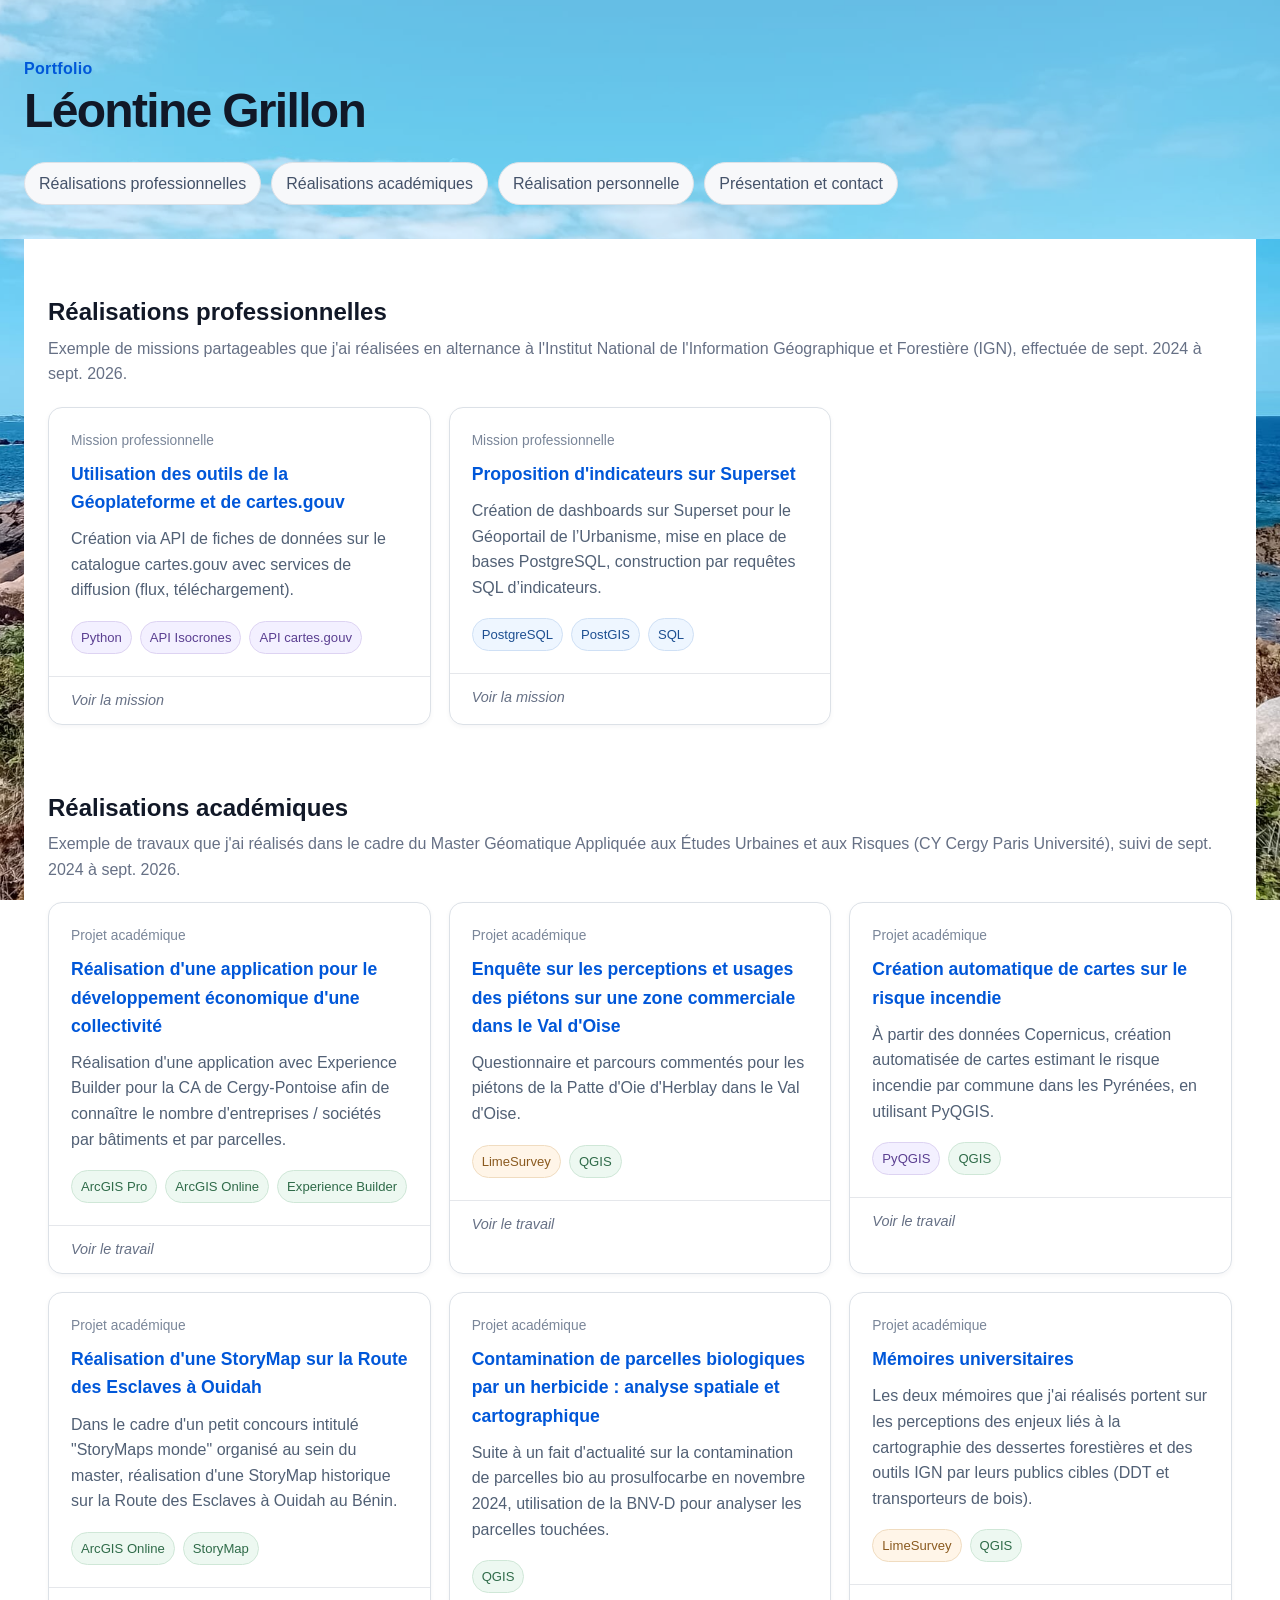
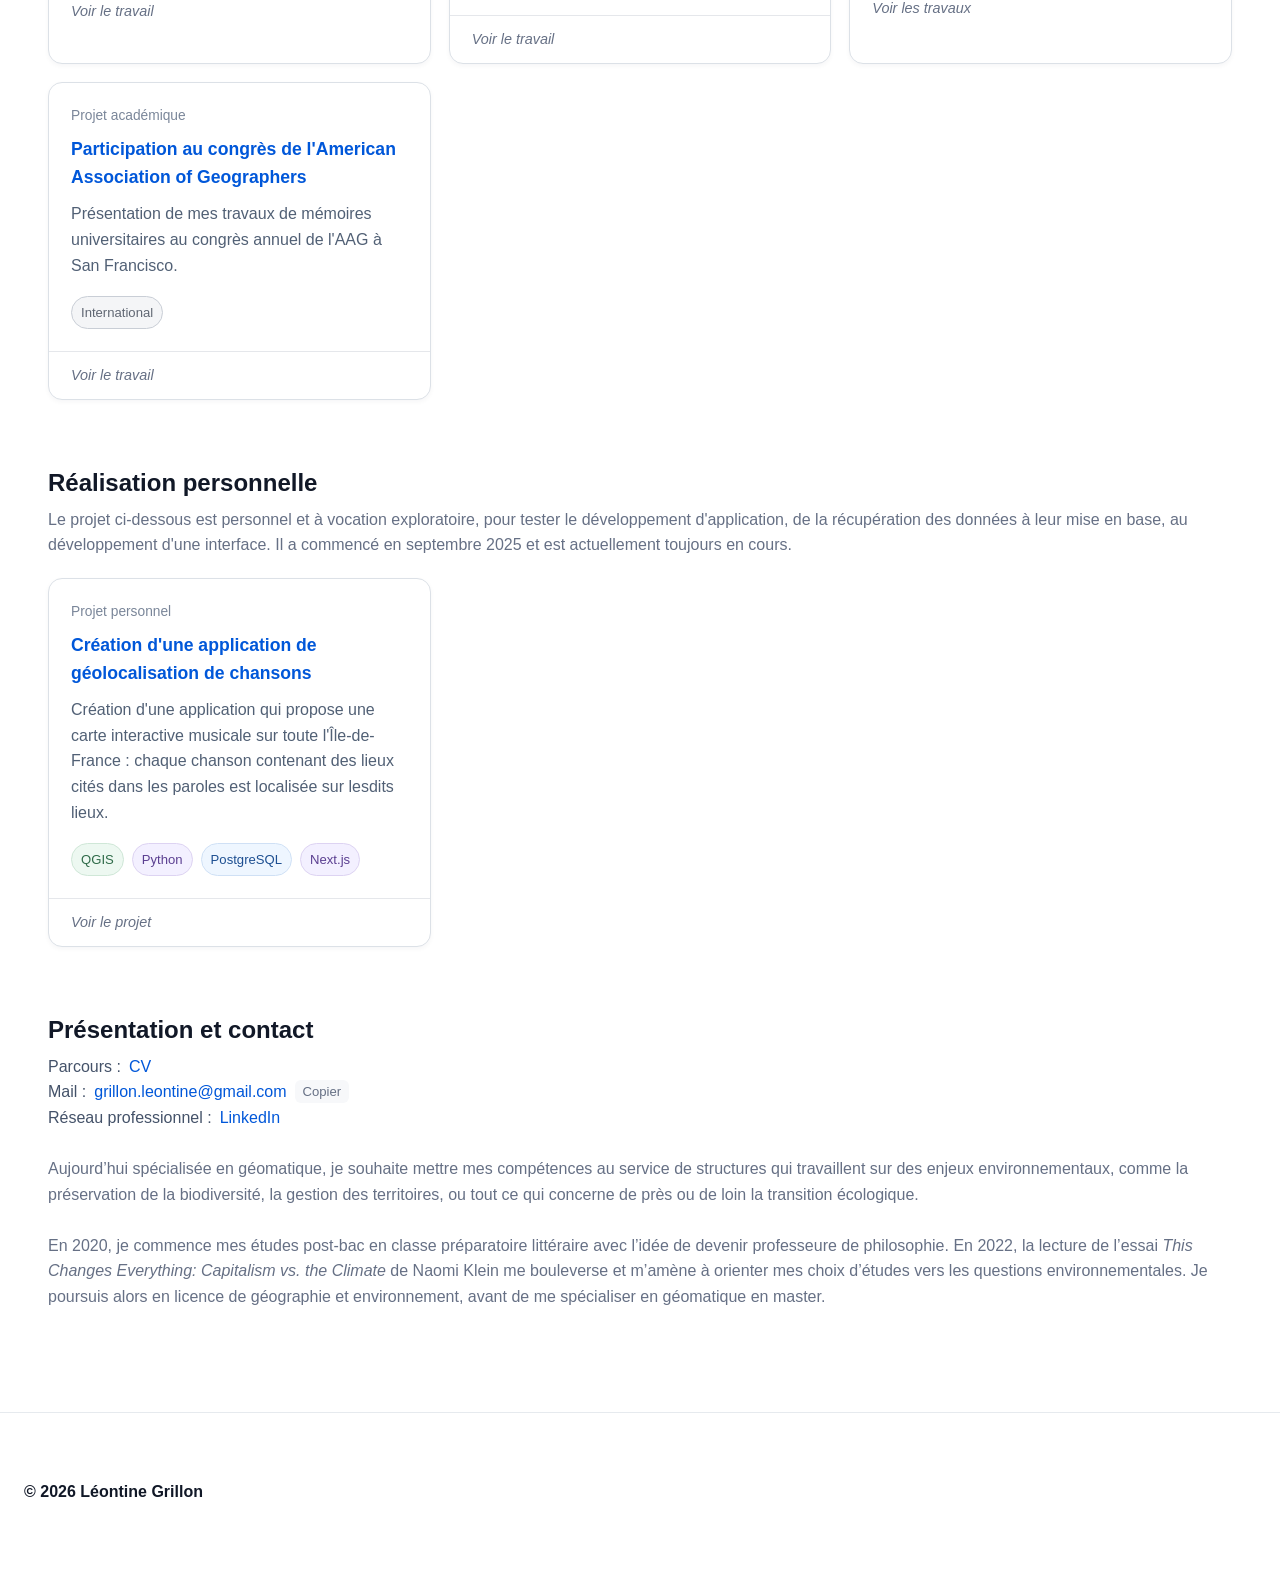
<file: index.html>
<!DOCTYPE html>
<html lang="fr">
<head>
  <meta charset="UTF-8">
  <meta name="viewport" content="width=device-width, initial-scale=1.0">
  <title>Portfolio | Léontine Grillon</title>
  <link rel="icon" type="image/png" href="images/favicon.png">
  <link rel="stylesheet" href="style.css?v=11">
  <meta name="google-site-verification" content="ycG6SDvVHIK83h4UbihjOqYFWwAWkZU4FkI-d4H0XBs" />
</head>
<body>
  <header class="site-header">
    <div class="container">
      <p class="eyebrow">Portfolio</p>
      <h1>Léontine Grillon</h1>
    <br>

      <nav class="filters" aria-label="Catégories">
        <a href="#professionnel" class="pill">Réalisations professionnelles</a>
        <a href="#academique" class="pill">Réalisations académiques</a>
        <a href="#personnel" class="pill">Réalisation personnelle</a>
        <a href="#presentation" class="pill">Présentation et contact</a>
      </nav>
    </div>
  </header>

  <main class="container">
    <section id="professionnel" class="project-section">
      <div class="section-heading">
        <h2>Réalisations professionnelles</h2>
        <p>Exemple de missions partageables que j'ai réalisées en alternance à l'Institut National de l'Information Géographique et Forestière (IGN), effectuée de sept. 2024 à sept. 2026.</p>
      </div>

      <div class="project-grid">

  <article class="project-card">
  <a class="card-link" href="projets/creation_fiche_catalogue.html">

    <div class="card-content">
      <p class="project-type">Mission professionnelle</p>

      <h3>
        Utilisation des outils de la Géoplateforme et de cartes.gouv
      </h3>

      <p class="project-description">
        Création via API de fiches de données sur le catalogue cartes.gouv
        avec services de diffusion (flux, téléchargement).
      </p>

      <div class="tags">
        <span class="dev">Python</span>
        <span class="dev">API Isocrones</span>
        <span class="dev">API cartes.gouv</span>
      </div>
    </div>

    <div class="card-footer">
      Voir la mission
    </div>

  </a>
</article>

        <article class="project-card">
          <a class="card-link" href="projets/superset.html">
            <div class="card-content">
              <p class="project-type">Mission professionnelle</p>
              <h3>Proposition d'indicateurs sur Superset</h3>
              <p class="project-description">
                Création de dashboards sur Superset pour le Géoportail de l’Urbanisme, mise en place de bases PostgreSQL, construction par requêtes SQL d’indicateurs. 
              </p>
              <div class="tags">
  <span class="database">PostgreSQL</span>
  <span class="database">PostGIS</span>
  <span class="database">SQL</span>
</div>
            </div>
            <div class="card-footer">Voir la mission</div>
          </a>
        </article>
      </div>
    </section>

    <section id="academique" class="project-section">
      <div class="section-heading">
        <h2>Réalisations académiques</h2>
        <p>Exemple de travaux que j'ai réalisés dans le cadre du Master Géomatique Appliquée aux Études Urbaines et aux Risques (CY Cergy Paris Université), suivi de sept. 2024 à sept. 2026.</p>
      </div>

      <div class="project-grid">


<article class="project-card">
          <a class="card-link" href="projets/experience_builder.html">
            <div class="card-content">
              <p class="project-type">Projet académique</p>
              <h3>Réalisation d'une application pour le développement économique d'une collectivité</h3>
              <p class="project-description">
                Réalisation d'une application avec Experience Builder pour la CA de Cergy-Pontoise afin de connaître le nombre d'entreprises / sociétés par bâtiments et par parcelles.
              </p>
              <div class="tags">
  <span class="gis">ArcGIS Pro</span>
  <span class="gis">ArcGIS Online</span>
  <span class="gis">Experience Builder</span>
</div>
            </div>
            <div class="card-footer">Voir le travail</div>
          </a>
        </article>

        <article class="project-card">
          <a class="card-link" href="projets/enquete_quali.html">
            <div class="card-content">
              <p class="project-type">Projet académique</p>
              <h3>Enquête sur les perceptions et usages des piétons sur une zone commerciale dans le Val d'Oise</h3>
              <p class="project-description">
                Questionnaire et parcours commentés pour les piétons de la Patte d'Oie d'Herblay dans le Val d'Oise.
              </p>
              <div class="tags">
  <span class="analysis">LimeSurvey</span>
  <span class="gis">QGIS</span>
</div>
            </div>
            <div class="card-footer">Voir le travail</div>
          </a>
        </article>

        <article class="project-card">
          <a class="card-link" href="projets/pyqgis.html">
            <div class="card-content">
              <p class="project-type">Projet académique</p>
              <h3>Création automatique de cartes sur le risque incendie</h3>
              <p class="project-description">
                À partir des données Copernicus, création automatisée de cartes estimant le risque incendie par commune dans les Pyrénées, en utilisant PyQGIS.
              </p>
<div class="tags">
  <span class="dev">PyQGIS</span>
  <span class="gis">QGIS</span>
</div>
            </div>
            <div class="card-footer">Voir le travail</div>
          </a>
        </article>

<article class="project-card">
          <a class="card-link" href="projets/storymap.html">
            <div class="card-content">
              <p class="project-type">Projet académique</p>
              <h3>Réalisation d'une StoryMap sur la Route des Esclaves à Ouidah</h3>
              <p class="project-description">
                Dans le cadre d'un petit concours intitulé "StoryMaps monde" organisé au sein du master, réalisation d'une StoryMap historique sur la Route des Esclaves à Ouidah au Bénin.
              </p>
              <div class="tags">
  <span class="gis">ArcGIS Online</span>
  <span class="gis">StoryMap</span>
</div>
            </div>
            <div class="card-footer">Voir le travail</div>
          </a>
        </article>

                <article class="project-card">
          <a class="card-link" href="projets/prosulcofabre.html">
            <div class="card-content">
              <p class="project-type">Projet académique</p>
              <h3>Contamination de parcelles biologiques par un herbicide : analyse spatiale et cartographique</h3>
              <p class="project-description">
                Suite à un fait d'actualité sur la contamination de parcelles bio au prosulfocarbe en novembre 2024, utilisation de la BNV-D pour analyser les parcelles touchées.
              </p>
              <div class="tags">
  <span class="gis">QGIS</span>
</div>
            </div>
            <div class="card-footer">Voir le travail</div>
          </a>
        </article>

        <article class="project-card">
          <a class="card-link" href="projets/memoires.html">
            <div class="card-content">
              <p class="project-type">Projet académique</p>
              <h3>Mémoires universitaires</h3>
              <p class="project-description">
                Les deux mémoires que j'ai réalisés portent sur les perceptions des enjeux liés à la cartographie des dessertes forestières et des outils IGN par leurs publics cibles (DDT et transporteurs de bois).
              </p>
              <div class="tags">
  <span class="analysis">LimeSurvey</span>
  <span class="gis">QGIS</span>
</div>
            </div>
            <div class="card-footer">Voir les travaux</div>
          </a>
        </article>

        <article class="project-card">
          <a class="card-link" href="projets/presentation_AAG.html">
            <div class="card-content">
              <p class="project-type">Projet académique</p>
              <h3>Participation au congrès de l'American Association of Geographers</h3>
              <p class="project-description">
                Présentation de mes travaux de mémoires universitaires au congrès annuel de l'AAG à San Francisco.
              </p>
<div class="tags">
  <span class="neutral">International</span>
</div>
            </div>
            <div class="card-footer">Voir le travail</div>
          </a>
        </article>

      </div>
    </section>

    <section id="personnel" class="project-section">
      <div class="section-heading">
        <h2>Réalisation personnelle</h2>
        <p>Le projet ci-dessous est personnel et à vocation exploratoire, pour tester le développement d'application, de la récupération des données à leur mise en base, au développement d'une interface. Il a commencé en septembre 2025 et est actuellement toujours en cours.</p>
      </div>

      <div class="project-grid">
        <article class="project-card">
          <a class="card-link" href="projets/projet-personnel.html">
            <div class="card-content">
              <p class="project-type">Projet personnel</p>
              <h3>Création d'une application de géolocalisation de chansons</h3>
              <p class="project-description">
                Création d'une application qui propose une carte interactive musicale sur toute l'Île-de-France : chaque chanson contenant des lieux cités dans les paroles est localisée sur lesdits lieux.
              </p>
              <div class="tags">
  <span class="gis">QGIS</span>
  <span class="dev">Python</span>
  <span class="database">PostgreSQL</span>
  <span class="dev">Next.js</span>
</div>
            </div>
            <div class="card-footer">Voir le projet</div>
          </a>
        </article>
      </div>
    </section>

        <section id="presentation" class="project-section">
      <div class="section-heading">
        <h2>Présentation et contact</h2>
<div class="email-row">
  <span class="email-label">Parcours :</span>

  <a class="email-link"
     href="documents/cv.pdf"download>
    CV
  </a>
</div>
<div class="email-row">
  <span class="email-label">Mail :</span>

  <a class="email-link"
     href="mailto:grillon.leontine@gmail.com">
    grillon.leontine@gmail.com
  </a>

  <button class="copy-email"
          type="button"
          onclick="copyEmail(this)">
    Copier
  </button>
</div>
<div class="email-row">
  <span class="email-label">Réseau professionnel :</span>

  <a class="email-link"
     href="https://www.linkedin.com/in/leontine-grillon-8b78a0295/">
    LinkedIn
  </a>
</div>


<br>

        <p>Aujourd’hui spécialisée en géomatique, je souhaite mettre mes compétences au service de structures qui travaillent sur des enjeux environnementaux, comme la préservation de la biodiversité, la gestion des territoires, ou tout ce qui concerne de près ou de loin la transition écologique. </p>
      <br>
        <p>En 2020, je commence mes études post-bac en classe préparatoire littéraire avec l’idée de devenir professeure de philosophie. En 2022, la lecture de l’essai <em>This Changes Everything: Capitalism vs. the Climate</em> de Naomi Klein me bouleverse et m’amène à orienter mes choix d’études vers les questions environnementales. Je poursuis alors en licence de géographie et environnement, avant de me spécialiser en géomatique en master.</p>
      
      </div>

      <div class="project-grid">
        </section>
  
  </main>

  <footer class="site-footer">
    <div class="container">
      <p>© 2026 Léontine Grillon</p>
    </div>
  </footer>

<script>
  function copyEmail(button) {
    navigator.clipboard.writeText("grillon.leontine@gmail.com");

    button.textContent = "Copié";
    button.classList.add("copied");

    setTimeout(() => {
      button.textContent = "Copier";
      button.classList.remove("copied");
    }, 1500);
  }
</script>

</body>
</html>
</file>
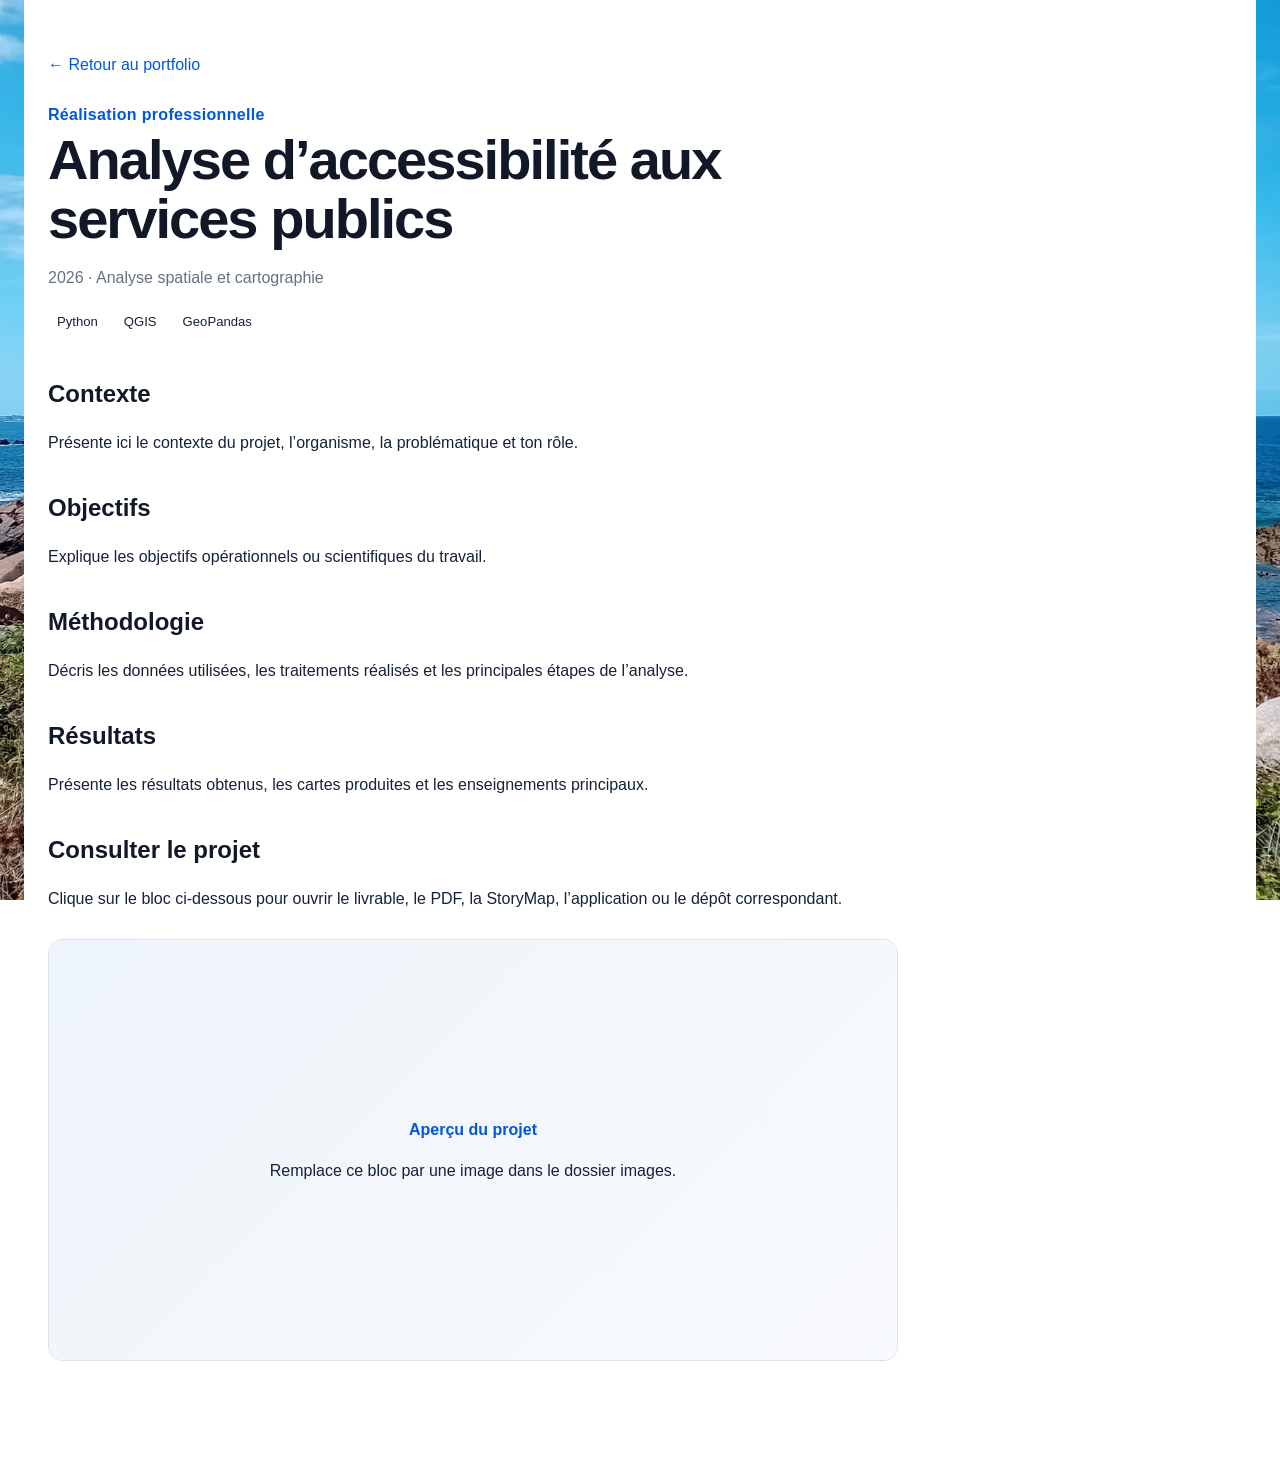
<file: projets/accessibilite.html>
<!DOCTYPE html>
<html lang="fr">
<head>
  <meta charset="UTF-8">
  <meta name="viewport" content="width=device-width, initial-scale=1.0">
  <title>Analyse d’accessibilité aux services publics | Portfolio</title>
  <link rel="stylesheet" href="../style.css">
</head>
<body>
  <main class="container project-page">
    <a class="back-link" href="../index.html">← Retour au portfolio</a>

    <header class="project-hero">
      <p class="eyebrow">Réalisation professionnelle</p>
      <h1>Analyse d’accessibilité aux services publics</h1>
      <p class="project-meta">2026 · Analyse spatiale et cartographie</p>

      <div class="tags">
        <span>Python</span>
        <span>QGIS</span>
        <span>GeoPandas</span>
      </div>
    </header>

    <section class="content-block">
      <h2>Contexte</h2>
      <p>Présente ici le contexte du projet, l’organisme, la problématique et ton rôle.</p>
    </section>

    <section class="content-block">
      <h2>Objectifs</h2>
      <p>Explique les objectifs opérationnels ou scientifiques du travail.</p>
    </section>

    <section class="content-block">
      <h2>Méthodologie</h2>
      <p>Décris les données utilisées, les traitements réalisés et les principales étapes de l’analyse.</p>
    </section>

    <section class="content-block">
      <h2>Résultats</h2>
      <p>Présente les résultats obtenus, les cartes produites et les enseignements principaux.</p>
    </section>

    <section class="content-block">
      <h2>Consulter le projet</h2>
      <p>
        Clique sur le bloc ci-dessous pour ouvrir le livrable, le PDF, la StoryMap, l’application ou le dépôt correspondant.
      </p>

      <a class="project-preview" href="../documents/exemple-projet.pdf" target="_blank" rel="noopener">
        <div class="preview-placeholder">
          <div>
            <p class="preview-label">Aperçu du projet</p>
            <p>Remplace ce bloc par une image dans le dossier images.</p>
          </div>
        </div>
      </a>
    </section>
  </main>
</body>
</html>
</file>
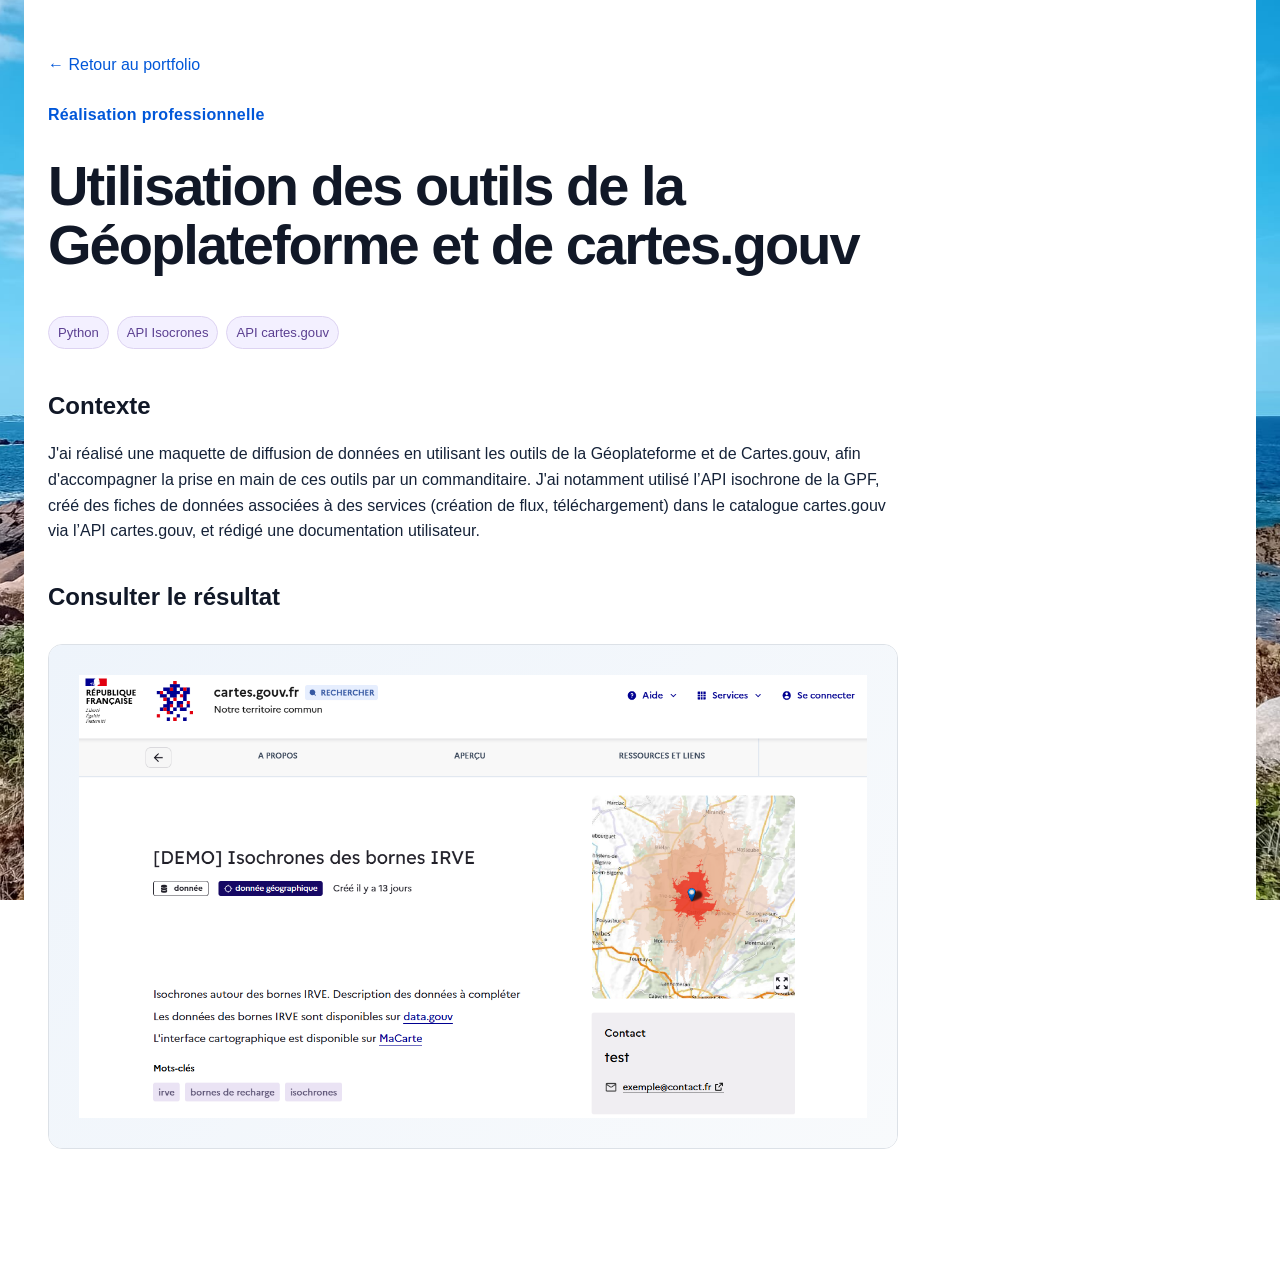
<file: projets/creation_fiche_catalogue.html>
<!DOCTYPE html>
<html lang="fr">
<head>
  <meta charset="UTF-8">
  <meta name="viewport" content="width=device-width, initial-scale=1.0">
  <title>Outils GPF et cartes.gouv | Portfolio</title>
  <link rel="icon" type="image/png" href="../images/favicon.png">
  <link rel="stylesheet" href="../style.css">
</head>
<body>
  <main class="container project-page">
    <a class="back-link" href="../index.html">← Retour au portfolio</a>

    <header class="project-hero">
      <p class="eyebrow">Réalisation professionnelle</p>
      <br>
      <h1>Utilisation des outils de la Géoplateforme et de cartes.gouv</h1>
      <br>
        <div class="tags">
  <span class="dev">Python</span>
  <span class="dev">API Isocrones</span>
  <span class="dev">API cartes.gouv</span>
</div>
    </header>

    <section class="content-block">
      <h2>Contexte</h2>
      <p>J'ai réalisé une maquette de diffusion de données en utilisant les outils de la Géoplateforme et de Cartes.gouv, afin d'accompagner la prise en main de ces outils par un commanditaire. J'ai notamment utilisé l’API isochrone de la GPF, créé des fiches de données associées à des services (création de flux, téléchargement) dans le catalogue cartes.gouv via l’API cartes.gouv, et rédigé une documentation utilisateur.</p>
    </section>

    <section class="content-block">
      <h2>Consulter le résultat</h2>
      <a class="project-preview" href="https://cartes.gouv.fr/rechercher-une-donnee/dataset/ISOCHRONES_IRVE_TEST" target="_blank" rel="noopener">
        <div class="preview-placeholder">
          <div>
            <img src="../images/Capture d'écran 2026-09-22 141451.png" alt="Aperçu du projet">
          </div>
        </div>
      </a>
    </section>
  </main>
</body>
</html>
</file>
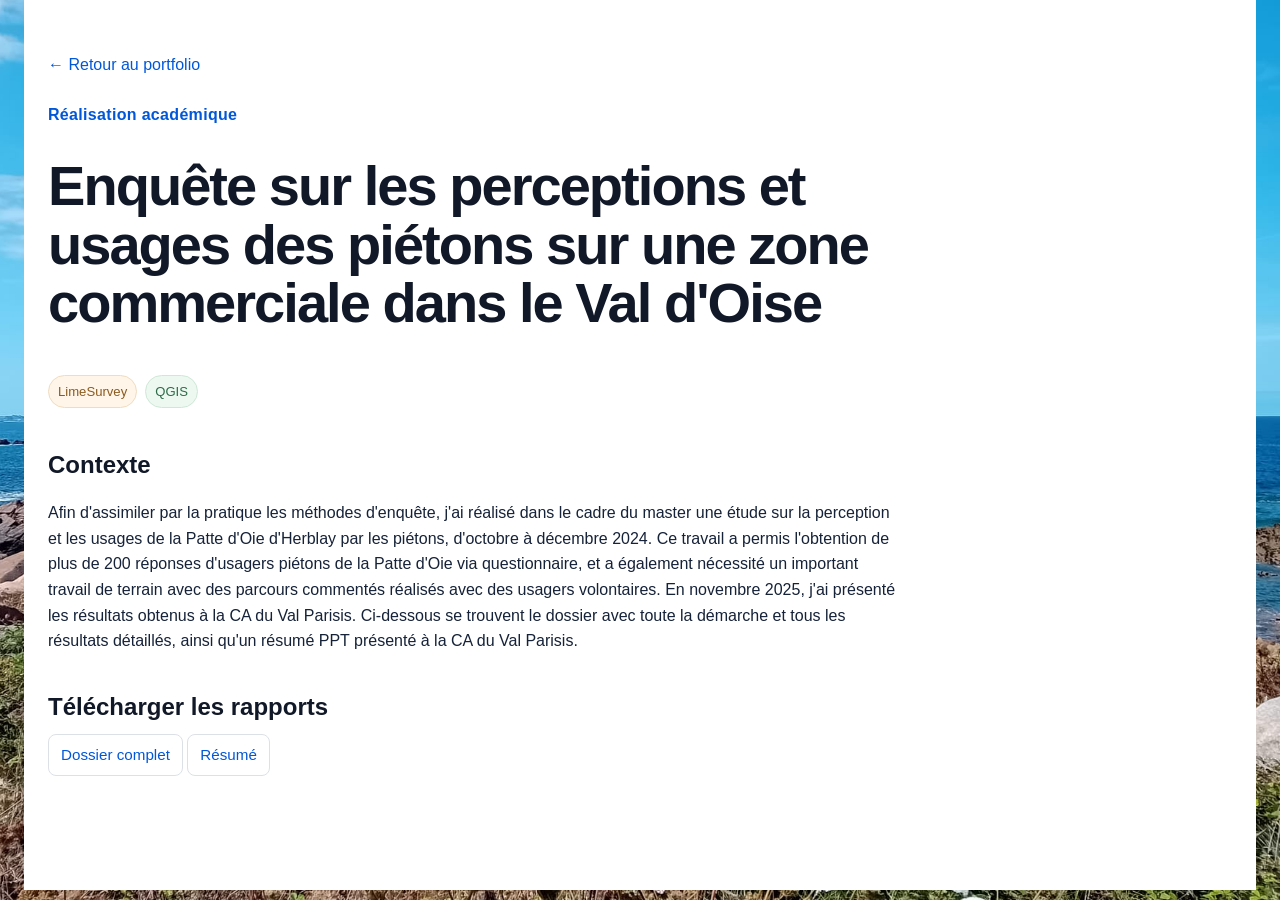
<file: projets/enquete_quali.html>
<!DOCTYPE html>
<html lang="fr">
<head>
  <meta charset="UTF-8">
  <meta name="viewport" content="width=device-width, initial-scale=1.0">
  <title>Enquête piétons Herblay | Portfolio</title>
  <link rel="icon" type="image/png" href="../images/favicon.png">
  <link rel="stylesheet" href="../style.css">
</head>
<body>
  <main class="container project-page">
    <a class="back-link" href="../index.html">← Retour au portfolio</a>

    <header class="project-hero">
      <p class="eyebrow">Réalisation académique</p>
      <br>
      <h1>Enquête sur les perceptions et usages des piétons sur une zone commerciale dans le Val d'Oise</h1>
      <br>
      <div class="tags">
  <span class="analysis">LimeSurvey</span>
  <span class="gis">QGIS</span>
      </div>
    </header>

    <section class="content-block">
      <h2>Contexte</h2>
      <p>Afin d'assimiler par la pratique les méthodes d'enquête, j'ai réalisé dans le cadre du master une étude sur la perception et les usages de la Patte d'Oie d'Herblay par les piétons, d'octobre à décembre 2024. Ce travail a permis l'obtention de plus de 200 réponses d'usagers piétons de la Patte d'Oie via questionnaire, et a également nécessité un important travail de terrain avec des parcours commentés réalisés avec des usagers volontaires. En novembre 2025, j'ai présenté les résultats obtenus à la CA du Val Parisis. Ci-dessous se trouvent le dossier avec toute la démarche et tous les résultats détaillés, ainsi qu'un résumé PPT présenté à la CA du Val Parisis.</p>
    </section>

<section class="content-block">
  <h2>Télécharger les rapports</h2>

  <div class="download-actions">
    <a class="download-button"
       href="../documents/Dossier Perception Patte d'Oie.pdf"
       target="_blank"
       rel="noopener">
      Dossier complet
    </a>

    <a class="download-button"
       href="../documents/presentation_dossier_patte_oie_v4.pptx"
       download>
      Résumé
    </a>
  </div>
</section>
  </main>
</body>
</html>
</file>
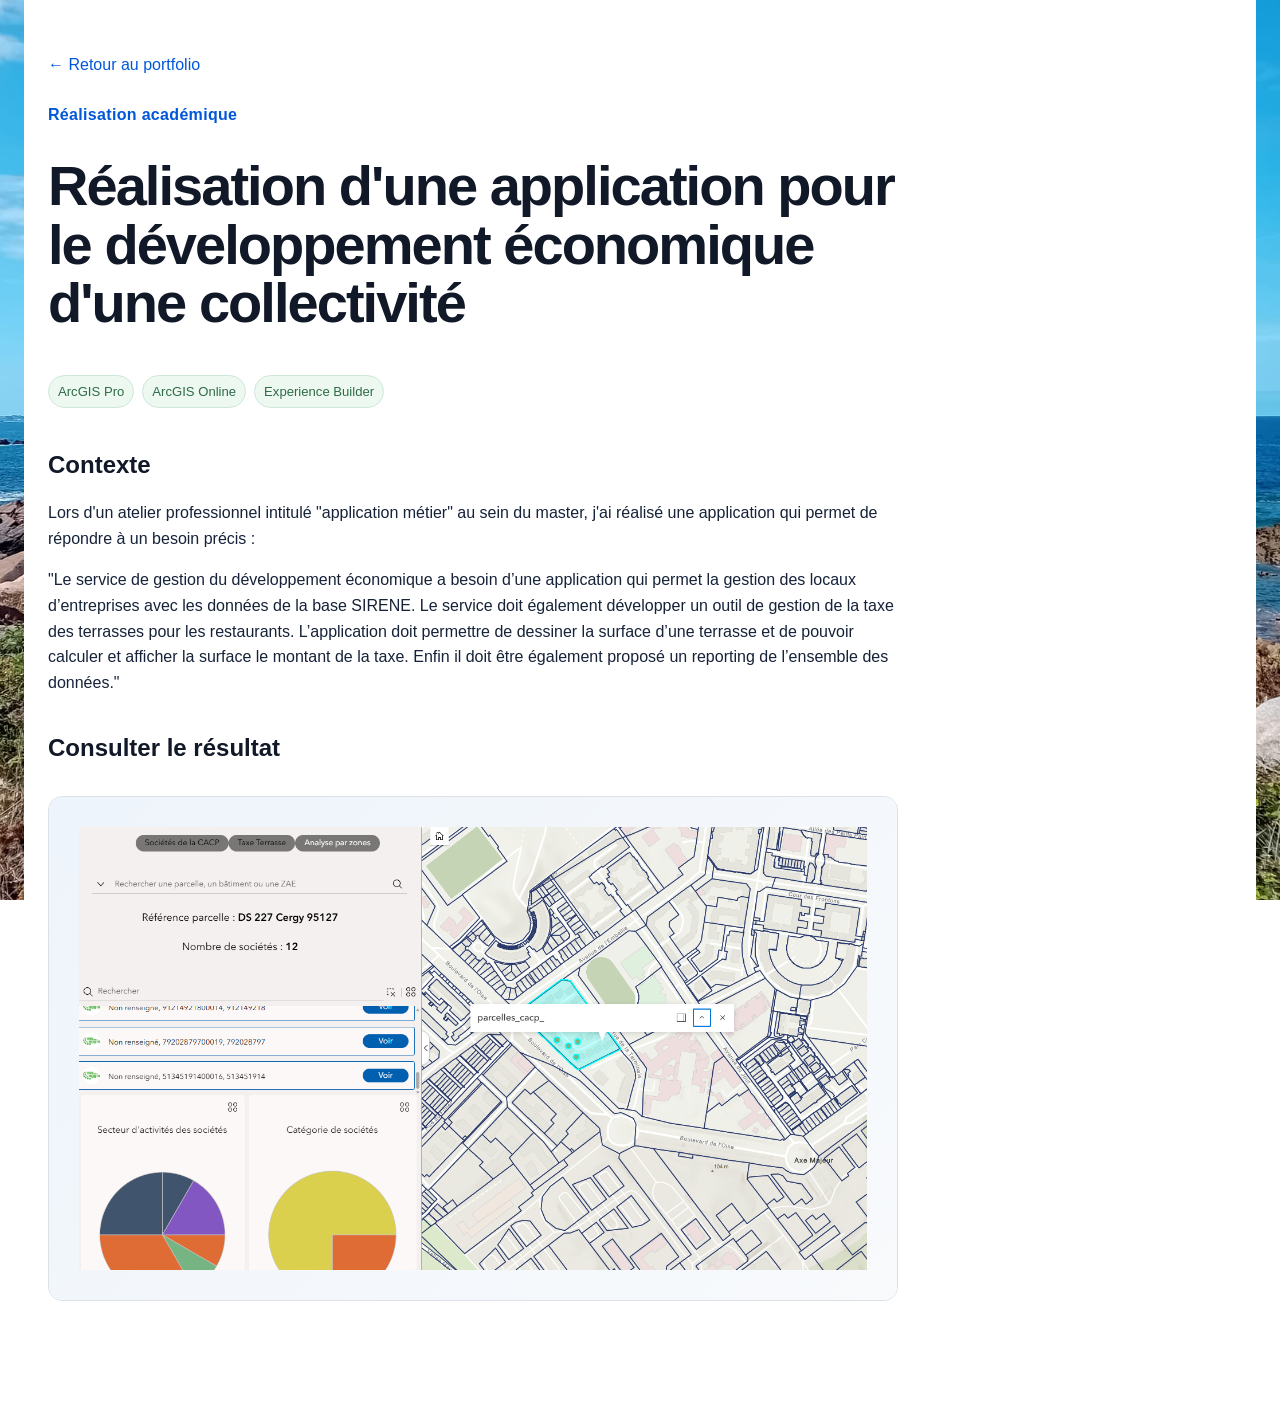
<file: projets/experience_builder.html>
<!DOCTYPE html>
<html lang="fr">
<head>
  <meta charset="UTF-8">
  <meta name="viewport" content="width=device-width, initial-scale=1.0">
  <title>Appli CACP | Portfolio</title>
  <link rel="icon" type="image/png" href="../images/favicon.png">
  <link rel="stylesheet" href="../style.css">
</head>
<body>
  <main class="container project-page">
    <a class="back-link" href="../index.html">← Retour au portfolio</a>

    <header class="project-hero">
      <p class="eyebrow">Réalisation académique</p>
      <br>
      <h1>Réalisation d'une application pour le développement économique d'une collectivité</h1>
      <br>
      <div class="tags">
        <span class="gis">ArcGIS Pro</span>
  <span class="gis">ArcGIS Online</span>
  <span class="gis">Experience Builder</span>
      </div>
    </header>

    <section class="content-block">
      <h2>Contexte</h2>
      <p>Lors d'un atelier professionnel intitulé "application métier" au sein du master, j'ai réalisé une application qui permet de répondre à un besoin précis :</p>
      <p>"Le service de gestion du développement économique a besoin d’une application qui permet la gestion des locaux d’entreprises avec les données de la base SIRENE. Le service doit également développer un outil de gestion de la taxe des terrasses pour les restaurants. L’application doit permettre de dessiner la surface d’une terrasse et de pouvoir calculer et afficher la surface le montant de la taxe. Enfin il doit être également proposé un reporting de l’ensemble des données."</p>
     </section>

    <section class="content-block">
      <h2>Consulter le résultat</h2>
      <a class="project-preview" href="https://experience.arcgis.com/experience/be678a0be58e4d348222454eb3bdd082" target="_blank" rel="noopener">
        <div class="preview-placeholder">
          <div>
            <img src="../images/Capture d'écran 2026-09-22 161209.png" alt="Aperçu du projet">
          </div>
        </div>
      </a>
    </section>
  </main>
</body>
</html>
</file>
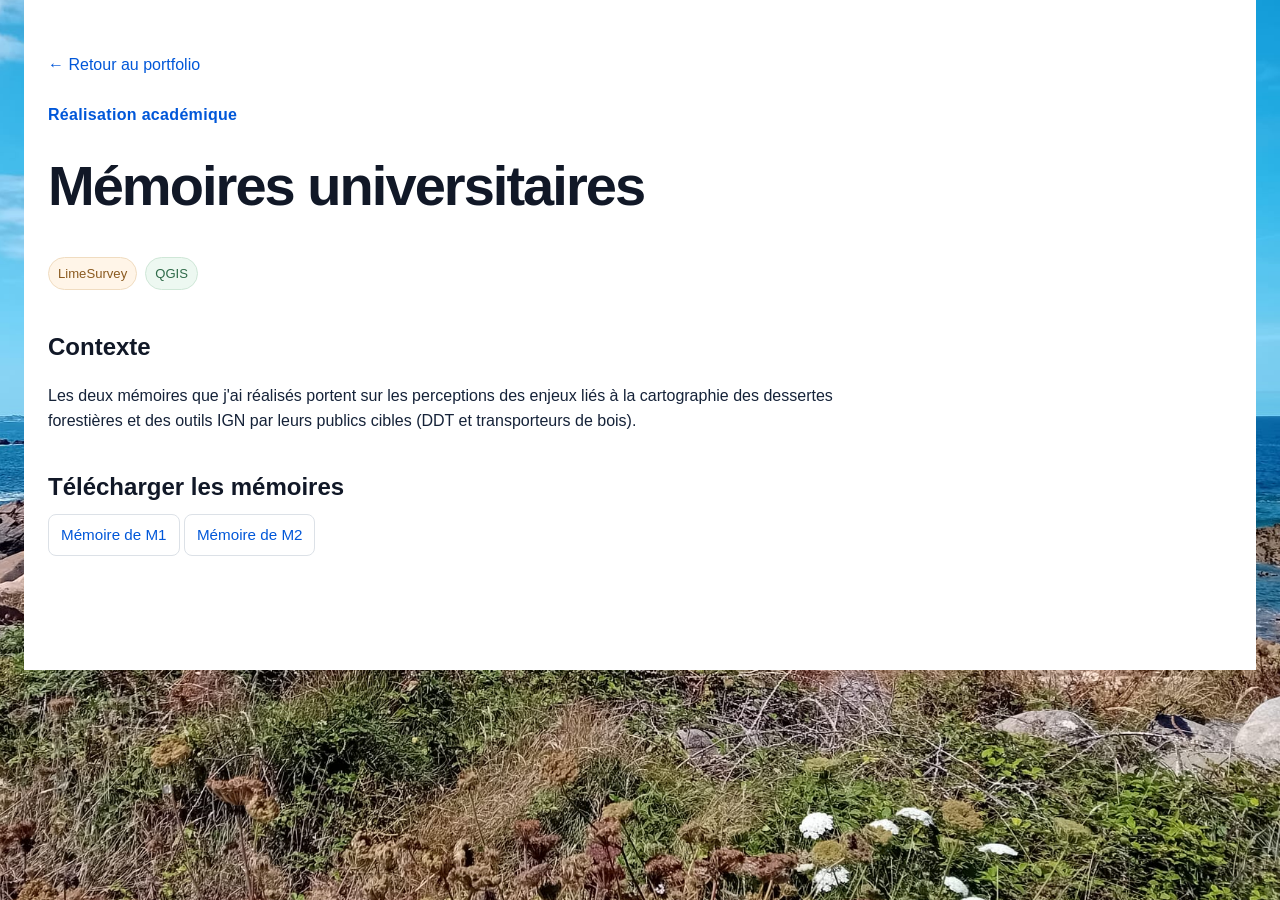
<file: projets/memoires.html>
<!DOCTYPE html>
<html lang="fr">
<head>
  <meta charset="UTF-8">
  <meta name="viewport" content="width=device-width, initial-scale=1.0">
  <title>Mémoires de Master | Portfolio</title>
  <link rel="icon" type="image/png" href="../images/favicon.png">
  <link rel="stylesheet" href="../style.css">
</head>
<body>
  <main class="container project-page">
    <a class="back-link" href="../index.html">← Retour au portfolio</a>

    <header class="project-hero">
      <p class="eyebrow">Réalisation académique</p>
      <br>
      <h1>Mémoires universitaires</h1>
      <br>
        <div class="tags">
  <span class="analysis">LimeSurvey</span>
  <span class="gis">QGIS</span>
      </div>
    </header>

    <section class="content-block">
      <h2>Contexte</h2>
      <p>Les deux mémoires que j'ai réalisés portent sur les perceptions des enjeux liés à la cartographie des dessertes forestières et des outils IGN par leurs publics cibles (DDT et transporteurs de bois).
              </p>
    </section>

<section class="content-block">
  <h2>Télécharger les mémoires</h2>

  <div class="download-actions">
    <a class="download-button"
       href="../documents/GRILLON_MemoireM1.pdf"
       target="_blank"
       rel="noopener">
      Mémoire de M1
    </a>

    <a class="download-button"
       href="../documents/GRILLON_MemoireM2.pdf"
       target="_blank"
       rel="noopener">
      Mémoire de M2
    </a>
  </div>
</section>
  </main>
</body>
</html>
</file>
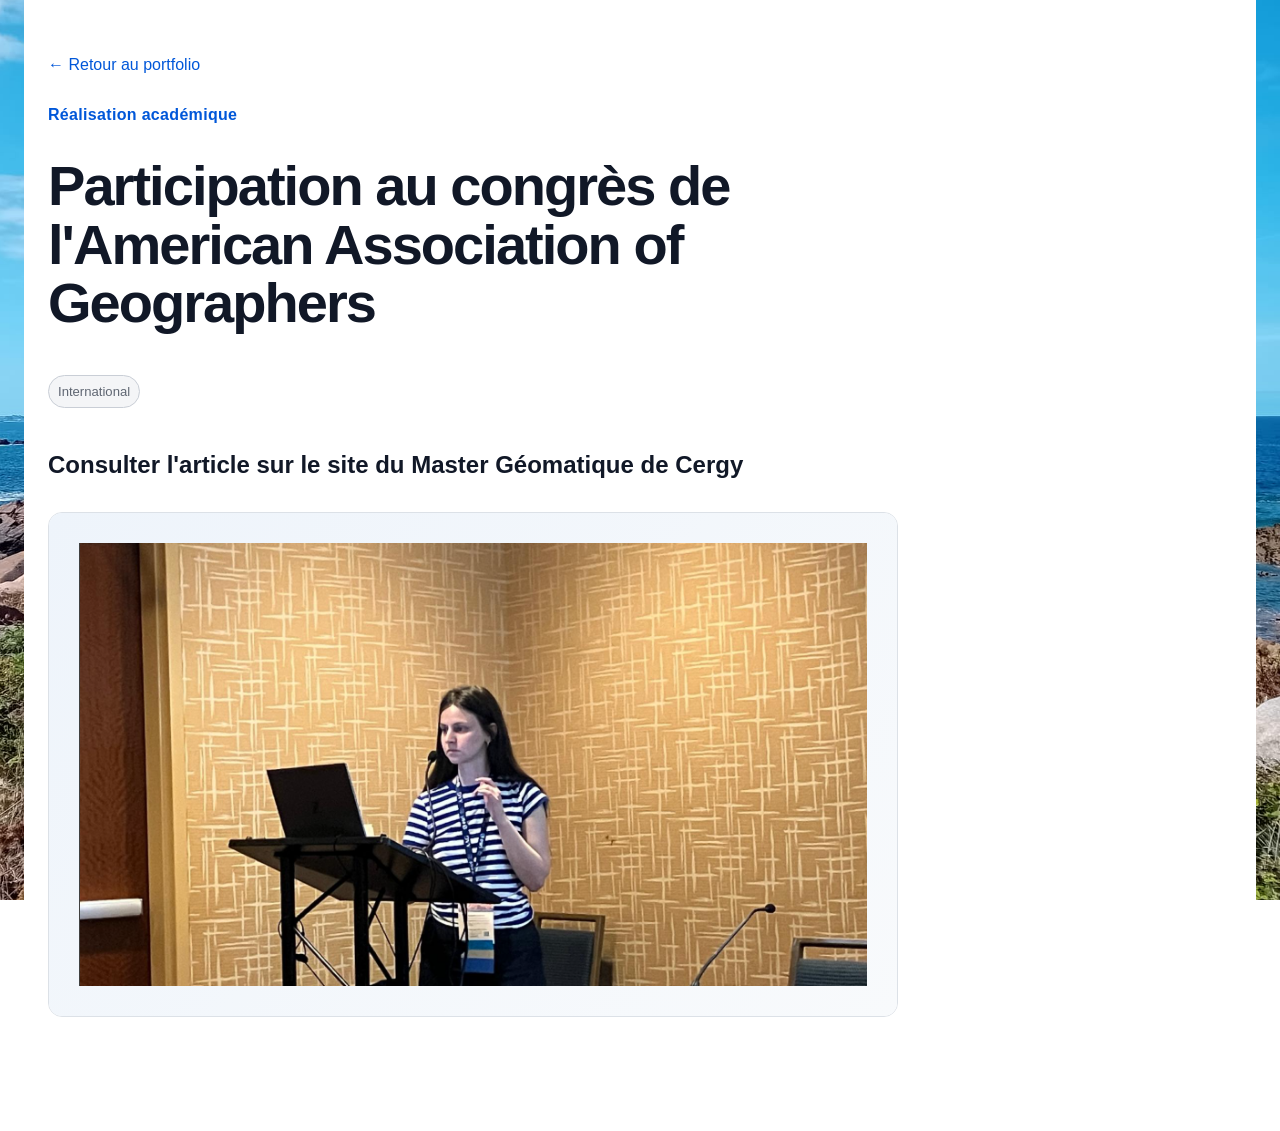
<file: projets/presentation_AAG.html>
<!DOCTYPE html>
<html lang="fr">
<head>
  <meta charset="UTF-8">
  <meta name="viewport" content="width=device-width, initial-scale=1.0">
  <title>AAG San Francisco | Portfolio</title>
  <link rel="icon" type="image/png" href="../images/favicon.png">
  <link rel="stylesheet" href="../style.css">
</head>
<body>
  <main class="container project-page">
    <a class="back-link" href="../index.html">← Retour au portfolio</a>

    <header class="project-hero">
      <p class="eyebrow">Réalisation académique</p>
      <br>
      <h1>Participation au congrès de l'American Association of Geographers</h1>
      <br>
      <div class="tags">
 <span class="neutral">International</span>
      </div>
    </header>

    <section class="content-block">
      <h2>Consulter l'article sur le site du Master Géomatique de Cergy</h2>
      <a class="project-preview" href="https://master-geomatique.org/actualites/le-master-geomatique-au-congres-de-lassociation-etasunienne-des-geographes-a-san-francisco" target="_blank" rel="noopener">
        <div class="preview-placeholder">
          <div>
            <img src="../images/Capture d'écran 2026-09-22 164405.png" alt="Aperçu du projet">
          </div>
        </div>
      </a>
    </section>
  </main>
</body>
</html>
</file>
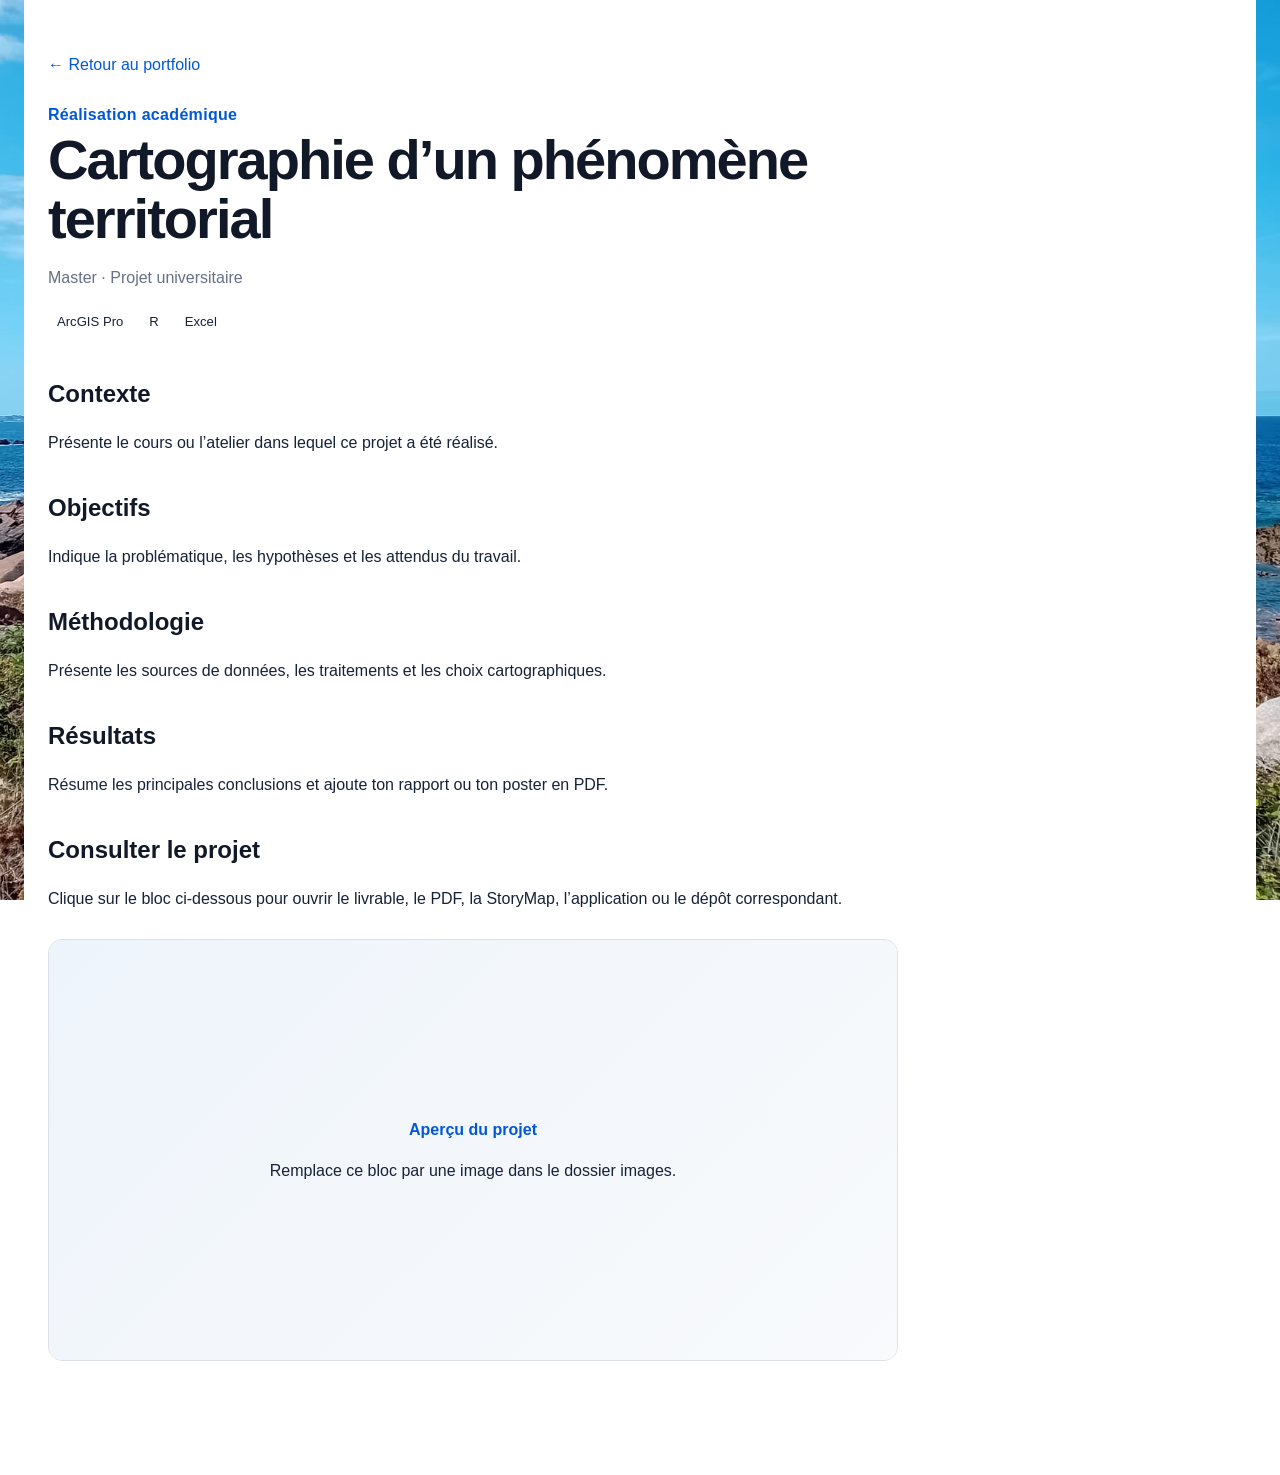
<file: projets/projet-academique.html>
<!DOCTYPE html>
<html lang="fr">
<head>
  <meta charset="UTF-8">
  <meta name="viewport" content="width=device-width, initial-scale=1.0">
  <title>Cartographie d’un phénomène territorial | Portfolio</title>
  <link rel="stylesheet" href="../style.css">
</head>
<body>
  <main class="container project-page">
    <a class="back-link" href="../index.html">← Retour au portfolio</a>

    <header class="project-hero">
      <p class="eyebrow">Réalisation académique</p>
      <h1>Cartographie d’un phénomène territorial</h1>
      <p class="project-meta">Master · Projet universitaire</p>

      <div class="tags">
        <span>ArcGIS Pro</span>
        <span>R</span>
        <span>Excel</span>
      </div>
    </header>

    <section class="content-block">
      <h2>Contexte</h2>
      <p>Présente le cours ou l’atelier dans lequel ce projet a été réalisé.</p>
    </section>

    <section class="content-block">
      <h2>Objectifs</h2>
      <p>Indique la problématique, les hypothèses et les attendus du travail.</p>
    </section>

    <section class="content-block">
      <h2>Méthodologie</h2>
      <p>Présente les sources de données, les traitements et les choix cartographiques.</p>
    </section>

    <section class="content-block">
      <h2>Résultats</h2>
      <p>Résume les principales conclusions et ajoute ton rapport ou ton poster en PDF.</p>
    </section>

    <section class="content-block">
      <h2>Consulter le projet</h2>
      <p>
        Clique sur le bloc ci-dessous pour ouvrir le livrable, le PDF, la StoryMap, l’application ou le dépôt correspondant.
      </p>

      <a class="project-preview" href="../documents/exemple-projet.pdf" target="_blank" rel="noopener">
        <div class="preview-placeholder">
          <div>
            <p class="preview-label">Aperçu du projet</p>
            <p>Remplace ce bloc par une image dans le dossier images.</p>
          </div>
        </div>
      </a>
    </section>
  </main>
</body>
</html>
</file>
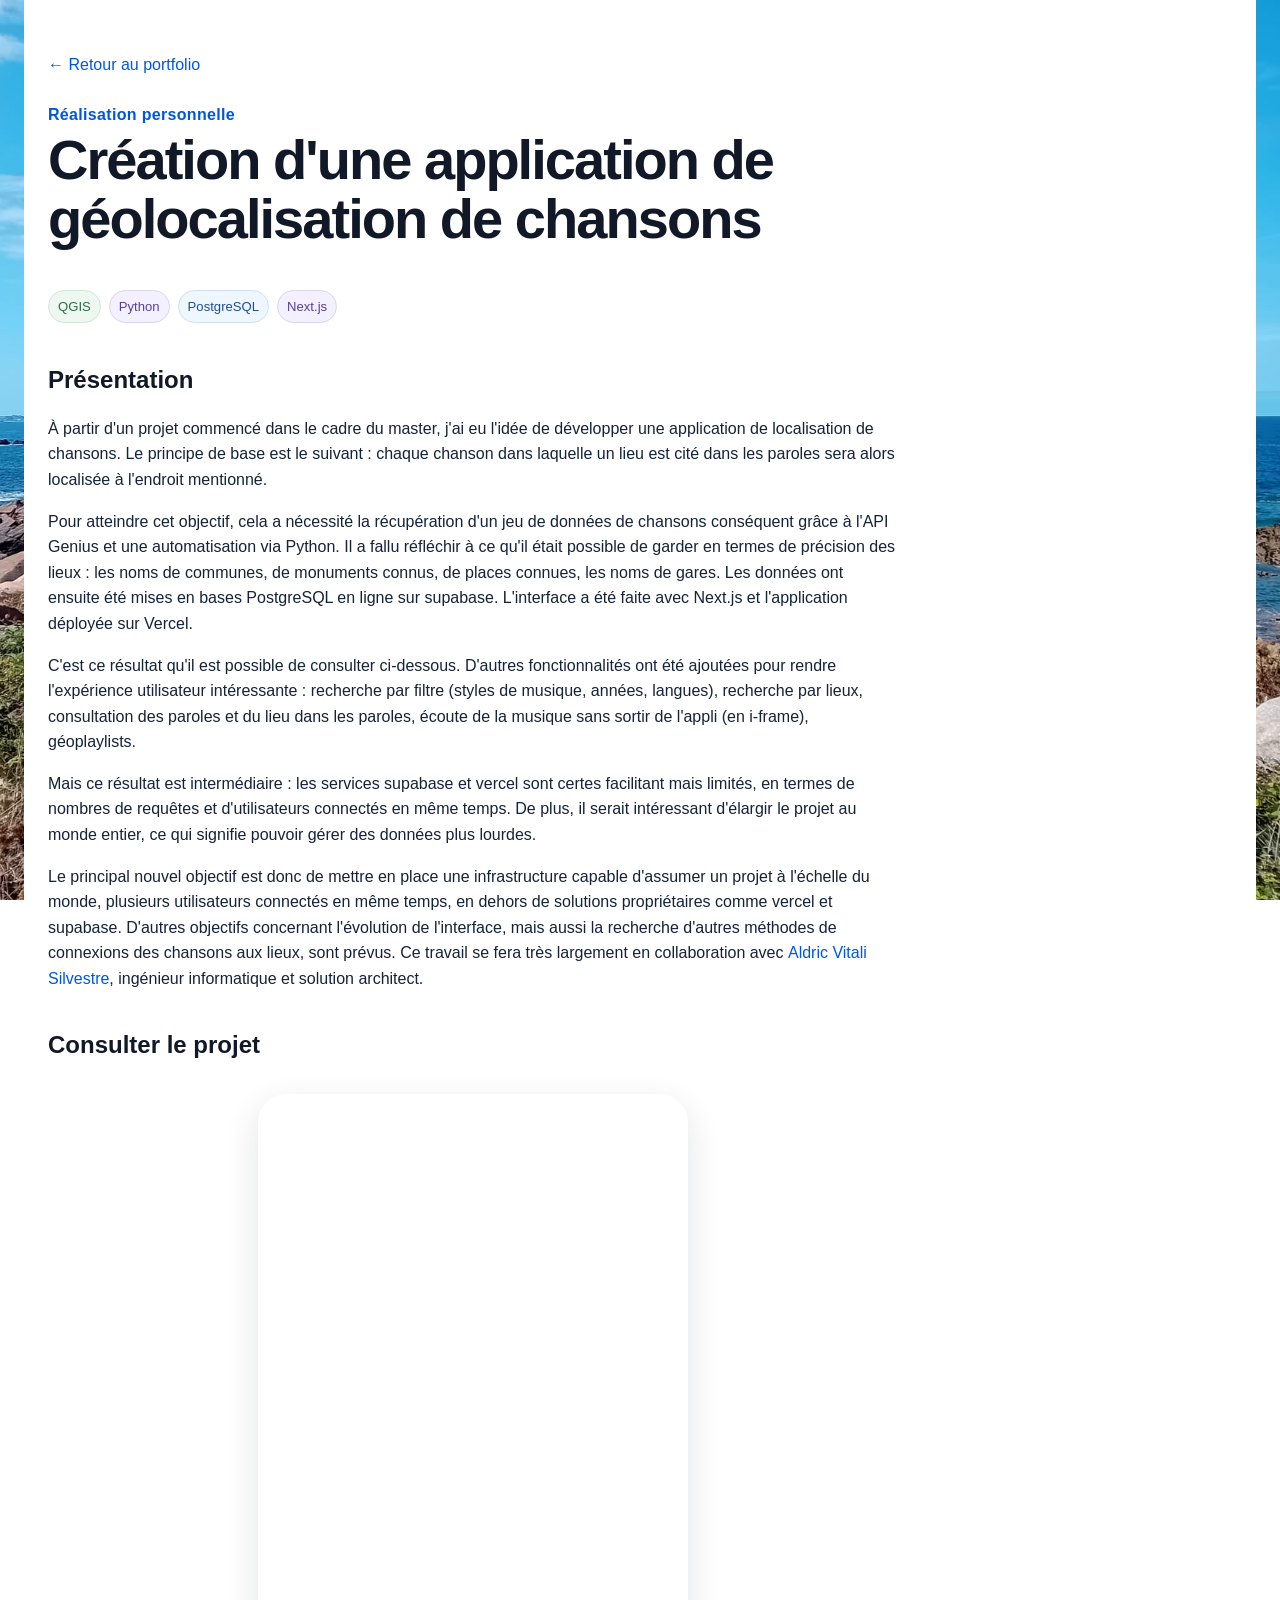
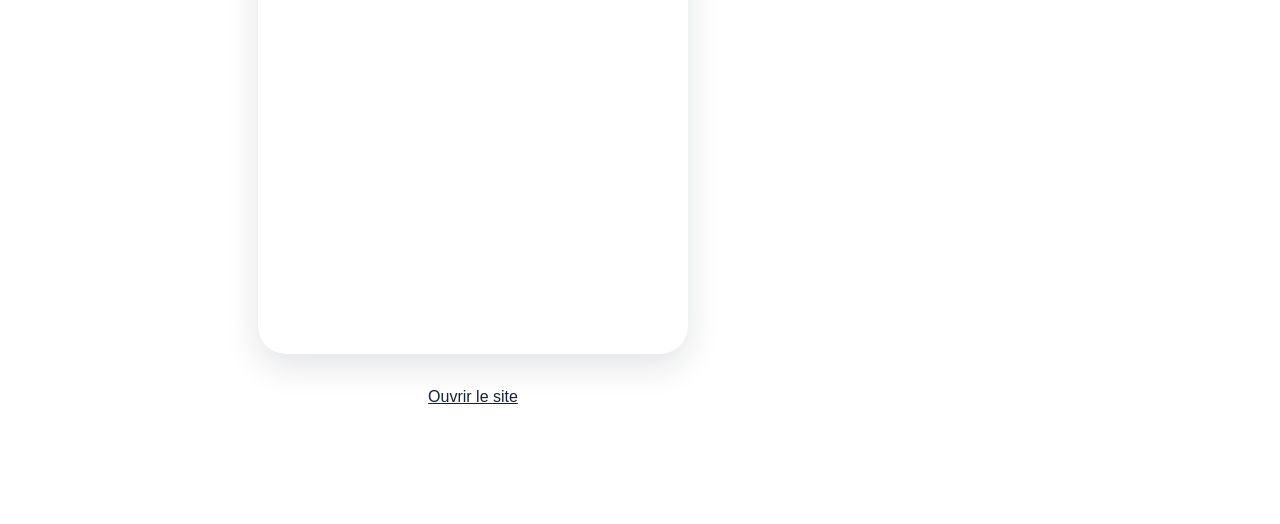
<file: projets/projet-personnel.html>
<!DOCTYPE html>
<html lang="fr">
<head>
  <meta charset="UTF-8">
  <meta name="viewport" content="width=device-width, initial-scale=1.0">
  <title>App musicale | Portfolio</title>
  <link rel="icon" type="image/png" href="../images/favicon.png">
  <link rel="stylesheet" href="../style.css">
</head>
<body>
  <main class="container project-page">
    <a class="back-link" href="../index.html">← Retour au portfolio</a>

    <header class="project-hero">
      <p class="eyebrow">Réalisation personnelle</p>
      <h1>Création d'une application de géolocalisation de chansons</h1>
      <br>
      <div class="tags">
  <span class="gis">QGIS</span>
  <span class="dev">Python</span>
  <span class="database">PostgreSQL</span>
  <span class="dev">Next.js</span>
      </div>
    </header>

<section class="content-block">
  <h2>Présentation</h2>
  <p>À partir d'un projet commencé dans le cadre du master, j'ai eu l'idée de développer une application de localisation de chansons. Le principe de base est le suivant : chaque chanson dans laquelle un lieu est cité dans les paroles sera alors localisée à l'endroit mentionné.</p>
  <p>Pour atteindre cet objectif, cela a nécessité la récupération d'un jeu de données de chansons conséquent grâce à l'API Genius et une automatisation via Python. Il a fallu réfléchir à ce qu'il était possible de garder en termes de précision des lieux : les noms de communes, de monuments connus, de places connues, les noms de gares. Les données ont ensuite été mises en bases PostgreSQL en ligne sur supabase. L'interface a été faite avec Next.js et l'application déployée sur Vercel. </p>
  <p>C'est ce résultat qu'il est possible de consulter ci-dessous. D'autres fonctionnalités ont été ajoutées pour rendre l'expérience utilisateur intéressante : recherche par filtre (styles de musique, années, langues), recherche par lieux, consultation des paroles et du lieu dans les paroles, écoute de la musique sans sortir de l'appli (en i-frame), géoplaylists. </p>
  <p>Mais ce résultat est intermédiaire : les services supabase et vercel sont certes facilitant mais limités, en termes de nombres de requêtes et d'utilisateurs connectés en même temps. De plus, il serait intéressant d'élargir le projet au monde entier, ce qui signifie pouvoir gérer des données plus lourdes. </p>
  <p>Le principal nouvel objectif est donc de mettre en place une infrastructure capable d'assumer un projet à l'échelle du monde, plusieurs utilisateurs connectés en même temps, en dehors de solutions propriétaires comme vercel et supabase. D'autres objectifs concernant l'évolution de l'interface, mais aussi la recherche d'autres méthodes de connexions des chansons aux lieux, sont prévus.
  Ce travail se fera très largement en collaboration avec 
  <a class="text-link" href="https://www.linkedin.com/in/aldric-vitali-silvestre-8391ab299/" target="_blank" rel="noopener">
    Aldric Vitali Silvestre</a>, ingénieur informatique et solution architect.
</p>
</section>


<section class="content-block">
  <h2>Consulter le projet</h2>

  <div style="
    width: 430px;
    height: 860px;
    margin: 30px auto;
    border-radius: 28px;
    overflow: hidden;
    background: white;
    box-shadow: 0 12px 35px rgba(17, 24, 39, 0.12);
  ">
    <iframe
      src="https://iledesons-project.vercel.app/"
      title="Aperçu du projet mobile"
      style="
        width: 100%;
        height: 100%;
        border: none;
        display: block;
      ">
    </iframe>
  </div>

  <p style="text-align: center;">
    <a
      href="https://iledesons-project.vercel.app/"
      target="_blank"
      rel="noopener">
      Ouvrir le site
    </a>
  </p>
</section>
  </main>
</body>
</html>
</file>
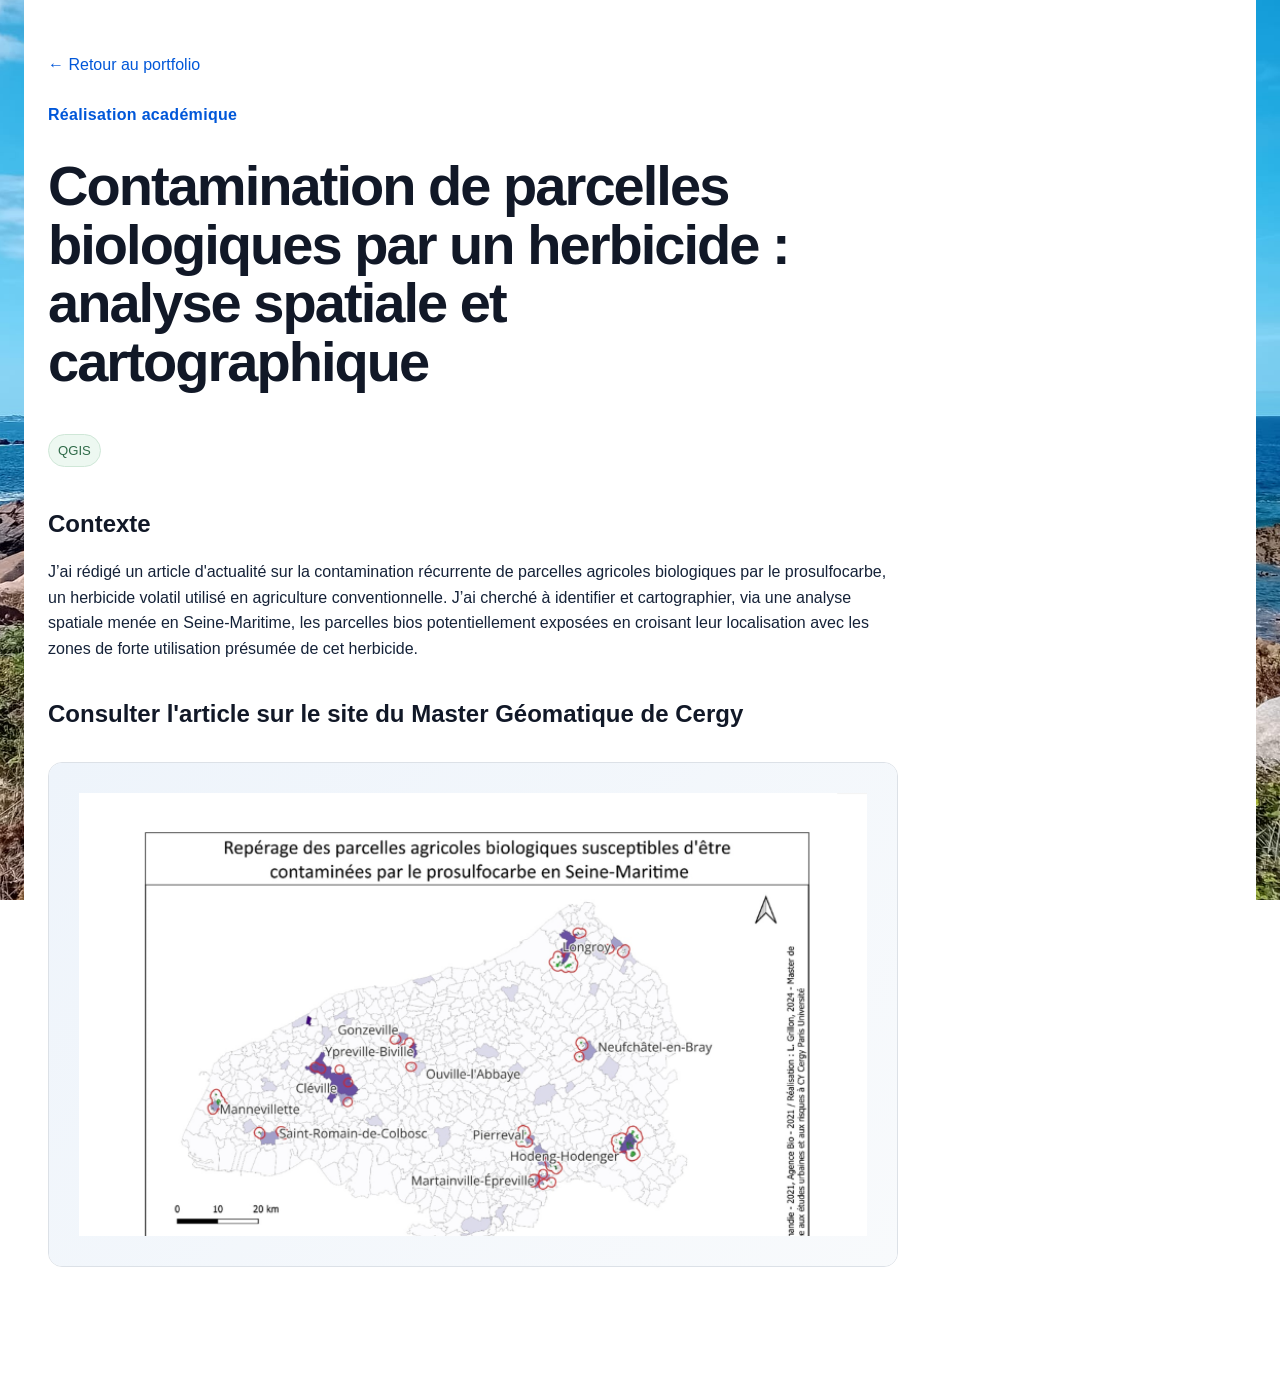
<file: projets/prosulcofabre.html>
<!DOCTYPE html>
<html lang="fr">
<head>
  <meta charset="UTF-8">
  <meta name="viewport" content="width=device-width, initial-scale=1.0">
  <title>Analyse spatiale prosulfocarbe | Portfolio</title>
  <link rel="icon" type="image/png" href="../images/favicon.png">
  <link rel="stylesheet" href="../style.css">
</head>
<body>
  <main class="container project-page">
    <a class="back-link" href="../index.html">← Retour au portfolio</a>

    <header class="project-hero">
      <p class="eyebrow">Réalisation académique</p>
      <br>
      <h1>Contamination de parcelles biologiques par un herbicide : analyse spatiale et cartographique</h1>
      <br>
      <div class="tags">
         <span class="gis">QGIS</span>
      </div>
    </header>

    <section class="content-block">
      <h2>Contexte</h2>
      <p>J’ai rédigé un article d'actualité sur la contamination récurrente de parcelles agricoles biologiques par le prosulfocarbe, un herbicide volatil utilisé en agriculture conventionnelle. J’ai cherché à identifier et cartographier, via une analyse spatiale menée en Seine-Maritime, les parcelles bios potentiellement exposées en croisant leur localisation avec les zones de forte utilisation présumée de cet herbicide.</p>
    </section>

    <section class="content-block">
      <h2>Consulter l'article sur le site du Master Géomatique de Cergy</h2>
      <a class="project-preview" href="https://master-geomatique.org/realisations/articles/details/9/10" target="_blank" rel="noopener">
        <div class="preview-placeholder">
          <div>
            <img src="../images/Capture d'écran 2026-09-23 152659.png" alt="Aperçu du projet">
          </div>
        </div>
      </a>
    </section>
  </main>
</body>
</html>
</file>
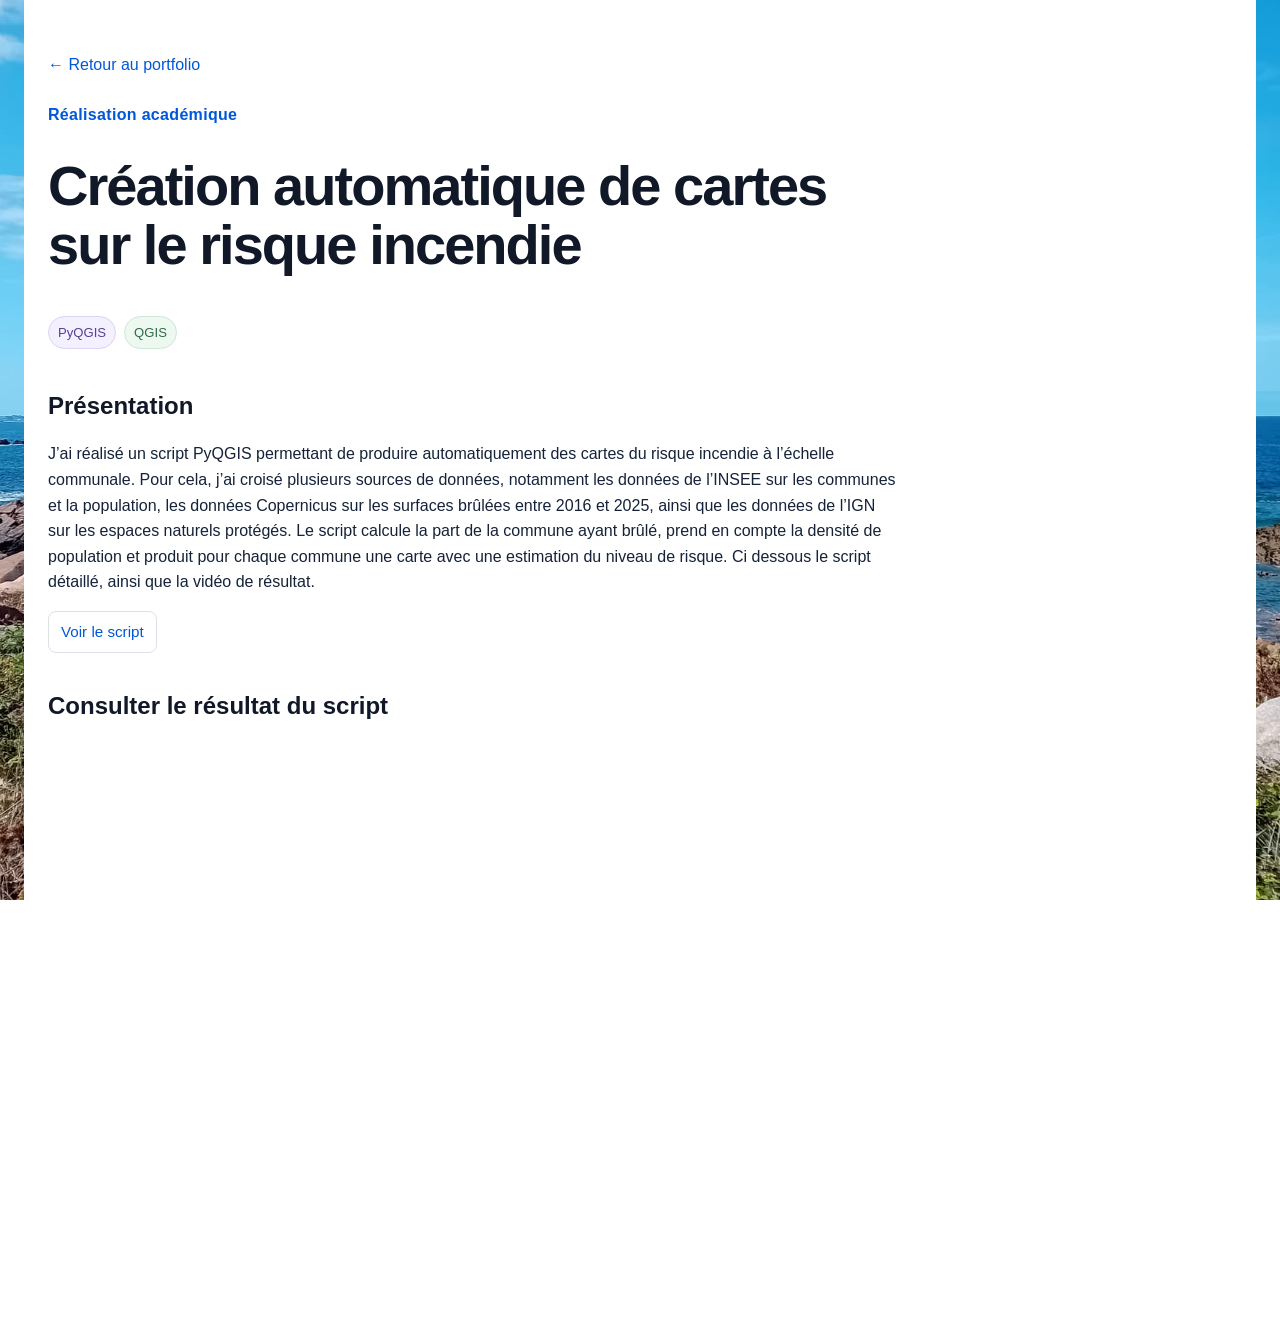
<file: projets/pyqgis.html>
<!DOCTYPE html>
<html lang="fr">
<head>
  <meta charset="UTF-8">
  <meta name="viewport" content="width=device-width, initial-scale=1.0">
  <title>PyQGIS | Portfolio</title>
  <link rel="icon" type="image/png" href="../images/favicon.png">
  <link rel="stylesheet" href="../style.css">
</head>
<body>
  <main class="container project-page">
    <a class="back-link" href="../index.html">← Retour au portfolio</a>

    <header class="project-hero">
      <p class="eyebrow">Réalisation académique</p>
      <br>
      <h1>Création automatique de cartes sur le risque incendie</h1>
      <br>
      <div class="tags">
  <span class="dev">PyQGIS</span>
  <span class="gis">QGIS</span>
      </div>
    </header>

    <section class="content-block">
      <h2>Présentation</h2>
      <p>J’ai réalisé un script PyQGIS permettant de produire automatiquement des cartes du risque incendie à l’échelle communale. Pour cela, j’ai croisé plusieurs sources de données, notamment les données de l’INSEE sur les communes et la population, les données Copernicus sur les surfaces brûlées entre 2016 et 2025, ainsi que les données de l’IGN sur les espaces naturels protégés. Le script calcule la part de la commune ayant brûlé, prend en compte la densité de population et produit pour chaque commune une carte avec une estimation du niveau de risque. Ci dessous le script détaillé, ainsi que la vidéo de résultat.</p>

  <div class="download-actions">
    <a class="download-button"
       href="https://github.com/UkuLele60/programmation_M2/blob/main/script_final.py"
       target="_blank"
       rel="noopener">
      Voir le script
    </a>
  </div>

    </section>

<section class="content-block">
  <h2>Consulter le résultat du script</h2>

  <div class="youtube-video">
    <iframe
      src="https://www.youtube.com/embed/Q2zl_0VAS_M"
      title="Résultat du script"
      allow="accelerometer; clipboard-write; encrypted-media; gyroscope; picture-in-picture"
      allowfullscreen
      referrerpolicy="strict-origin-when-cross-origin">
    </iframe>
  </div>
</section>
  </main>
</body>
</html>
</file>
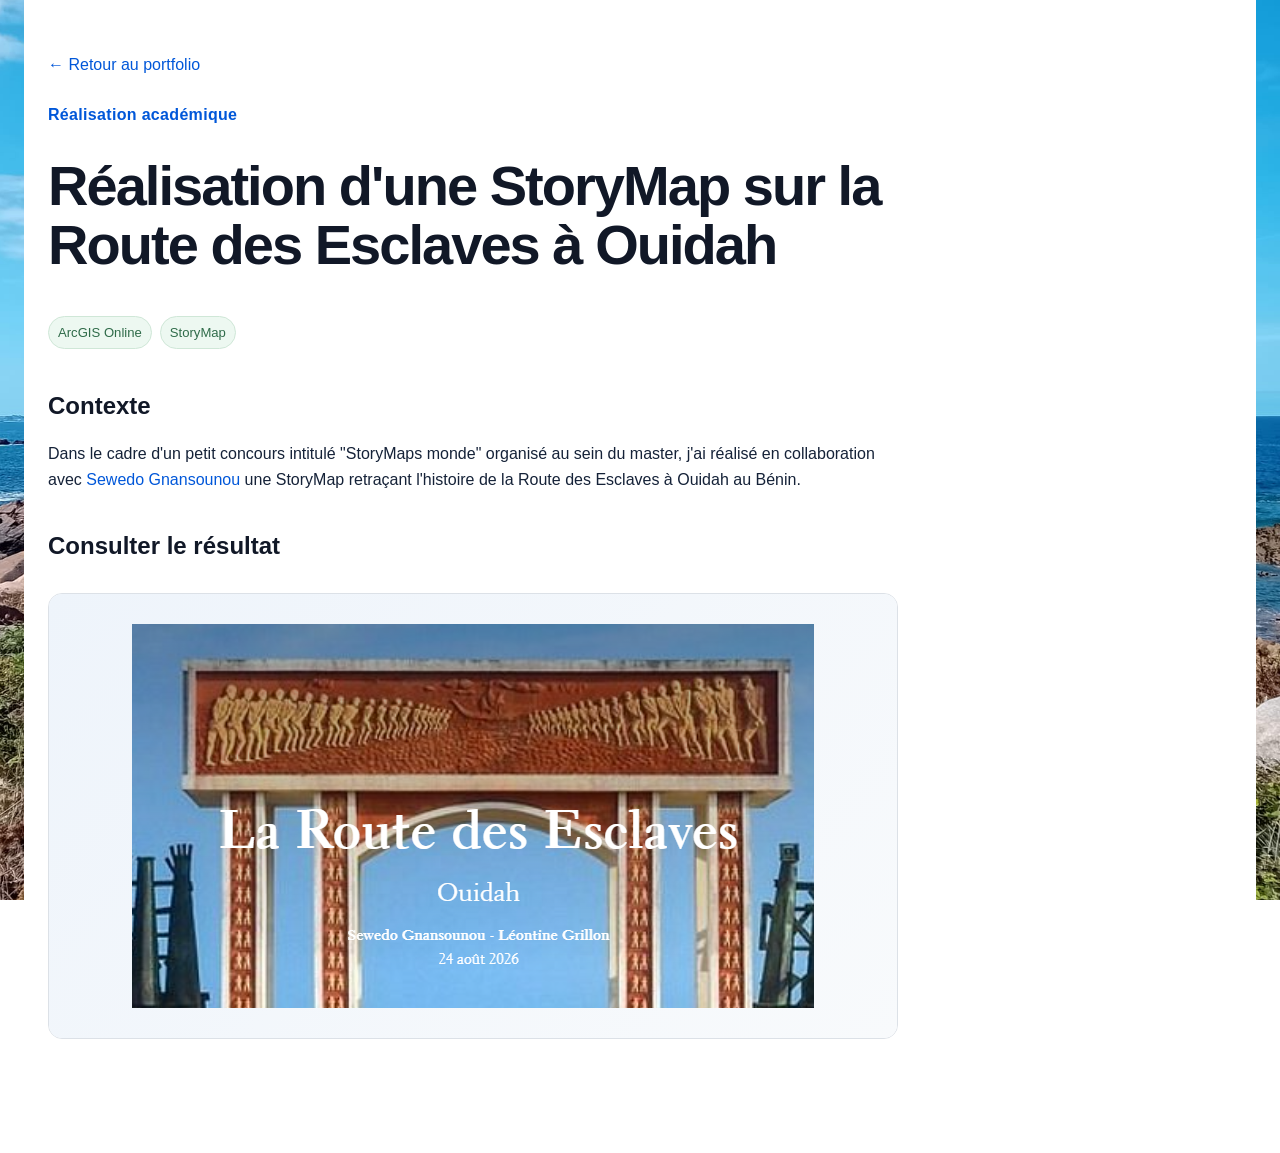
<file: projets/storymap.html>
<!DOCTYPE html>
<html lang="fr">
<head>
  <meta charset="UTF-8">
  <meta name="viewport" content="width=device-width, initial-scale=1.0">
  <title>StoryMap Ouidah | Portfolio</title>
  <link rel="icon" type="image/png" href="../images/favicon.png">
  <link rel="stylesheet" href="../style.css">
</head>
<body>
  <main class="container project-page">
    <a class="back-link" href="../index.html">← Retour au portfolio</a>

    <header class="project-hero">
      <p class="eyebrow">Réalisation académique</p>
      <br>
      <h1>Réalisation d'une StoryMap sur la Route des Esclaves à Ouidah</h1>
      <br>
      <div class="tags">
  <span class="gis">ArcGIS Online</span>
  <span class="gis">StoryMap</span>
      </div>
    </header>

    <section class="content-block">
      <h2>Contexte</h2>
       <p>
  Dans le cadre d'un petit concours intitulé "StoryMaps monde" organisé au sein du master, j'ai réalisé en collaboration avec  
  <a class="text-link" href="https://www.linkedin.com/in/sewedo-gnansounou/" target="_blank" rel="noopener">
    Sewedo Gnansounou</a> une StoryMap retraçant l'histoire de la Route des Esclaves à Ouidah au Bénin.
</p>
    </section>

    <section class="content-block">
      <h2>Consulter le résultat</h2>
      <a class="project-preview" href="https://storymaps.arcgis.com/stories/28fcd9a6dba342eb9e2670b4d10c5f8e" target="_blank" rel="noopener">
        <div class="preview-placeholder">
          <div>
            <img src="../images/Capture d'écran 2026-09-22 162640.png" alt="Aperçu du projet">
          </div>
        </div>
      </a>
    </section>
  </main>
</body>
</html>
</file>
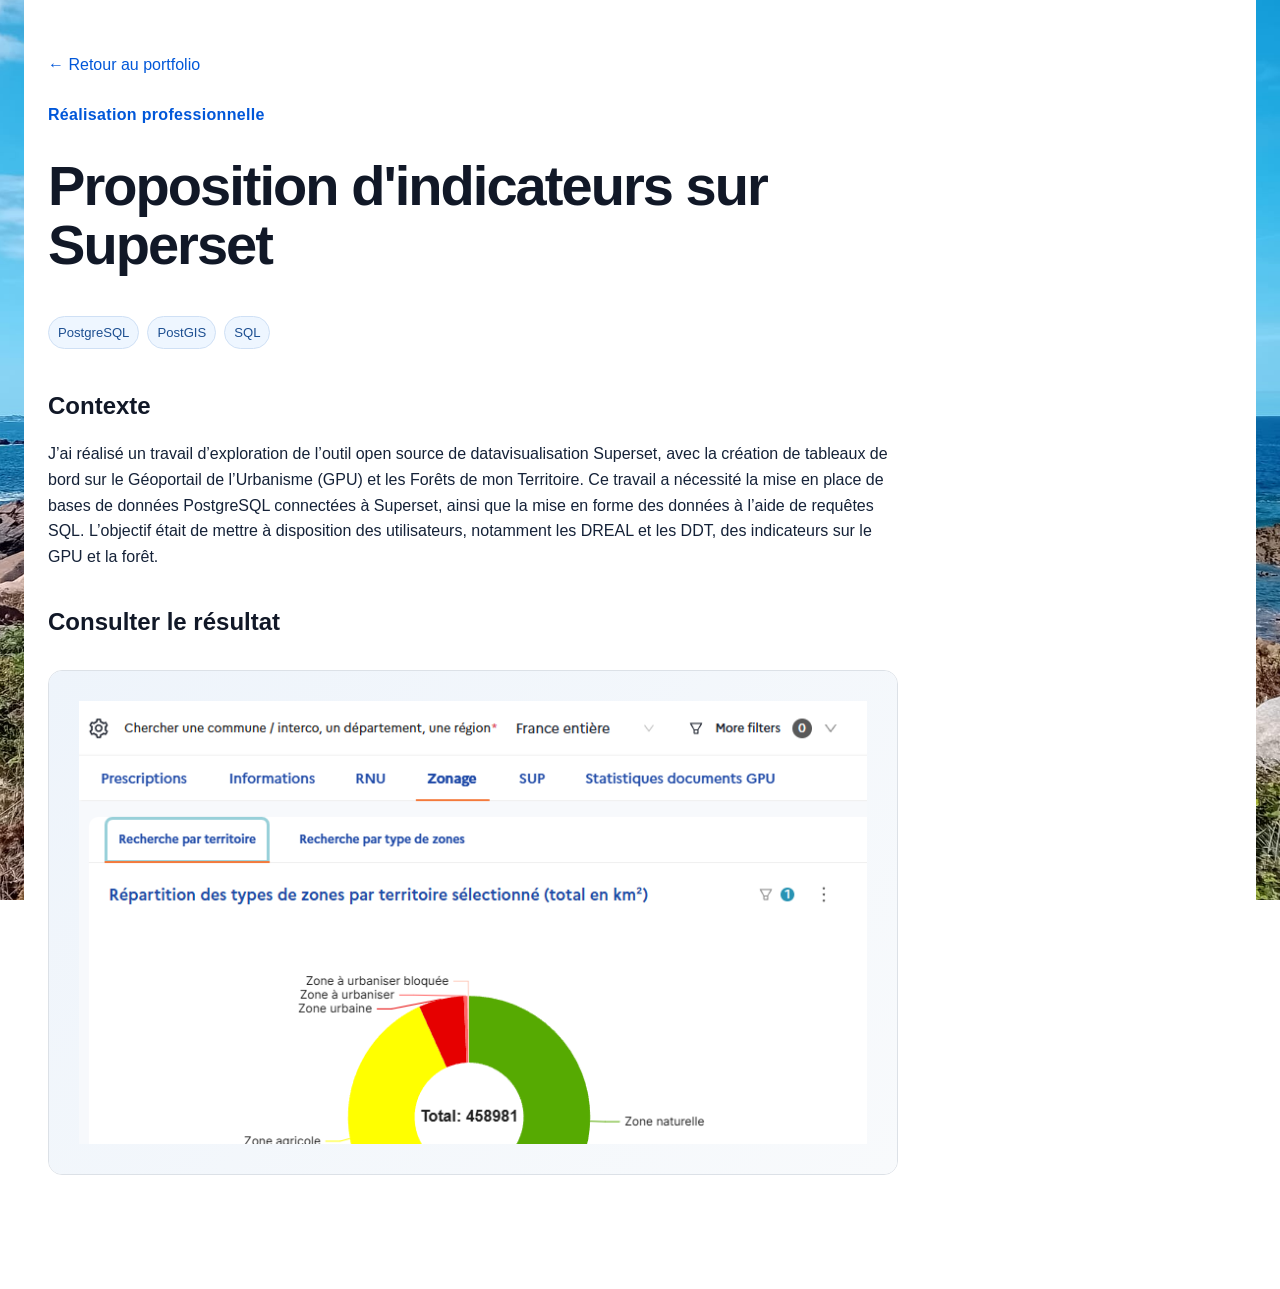
<file: projets/superset.html>
<!DOCTYPE html>
<html lang="fr">
<head>
  <meta charset="UTF-8">
  <meta name="viewport" content="width=device-width, initial-scale=1.0">
  <title>Indicateurs sur Superset | Portfolio</title>
  <link rel="icon" type="image/png" href="../images/favicon.png">
  <link rel="stylesheet" href="../style.css">
</head>
<body>
  <main class="container project-page">
    <a class="back-link" href="../index.html">← Retour au portfolio</a>

    <header class="project-hero">
      <p class="eyebrow">Réalisation professionnelle</p>
      <br>
      <h1>Proposition d'indicateurs sur Superset</h1>
      <br>
      <div class="tags">
          <span class="database">PostgreSQL</span>
  <span class="database">PostGIS</span>
  <span class="database">SQL</span>
      </div>
    </header>

    <section class="content-block">
      <h2>Contexte</h2>
      <p>J’ai réalisé un travail d’exploration de l’outil open source de datavisualisation Superset, avec la création de tableaux de bord sur le Géoportail de l’Urbanisme (GPU) et les Forêts de mon Territoire.

Ce travail a nécessité la mise en place de bases de données PostgreSQL connectées à Superset, ainsi que la mise en forme des données à l’aide de requêtes SQL.

L’objectif était de mettre à disposition des utilisateurs, notamment les DREAL et les DDT, des indicateurs sur le GPU et la forêt.</p>
    </section>

    <section class="content-block">
      <h2>Consulter le résultat</h2>
      <a class="project-preview" href="http://superset.ign.fr/superset/dashboard/p/yJXr2mQgaZ1/" target="_blank" rel="noopener">
        <div class="preview-placeholder">
          <div>
            <img src="../images/Capture d'écran 2026-09-22 144953.png" alt="Aperçu du projet">
          </div>
        </div>
      </a>
    </section>
  </main>
</body>
</html>
</file>
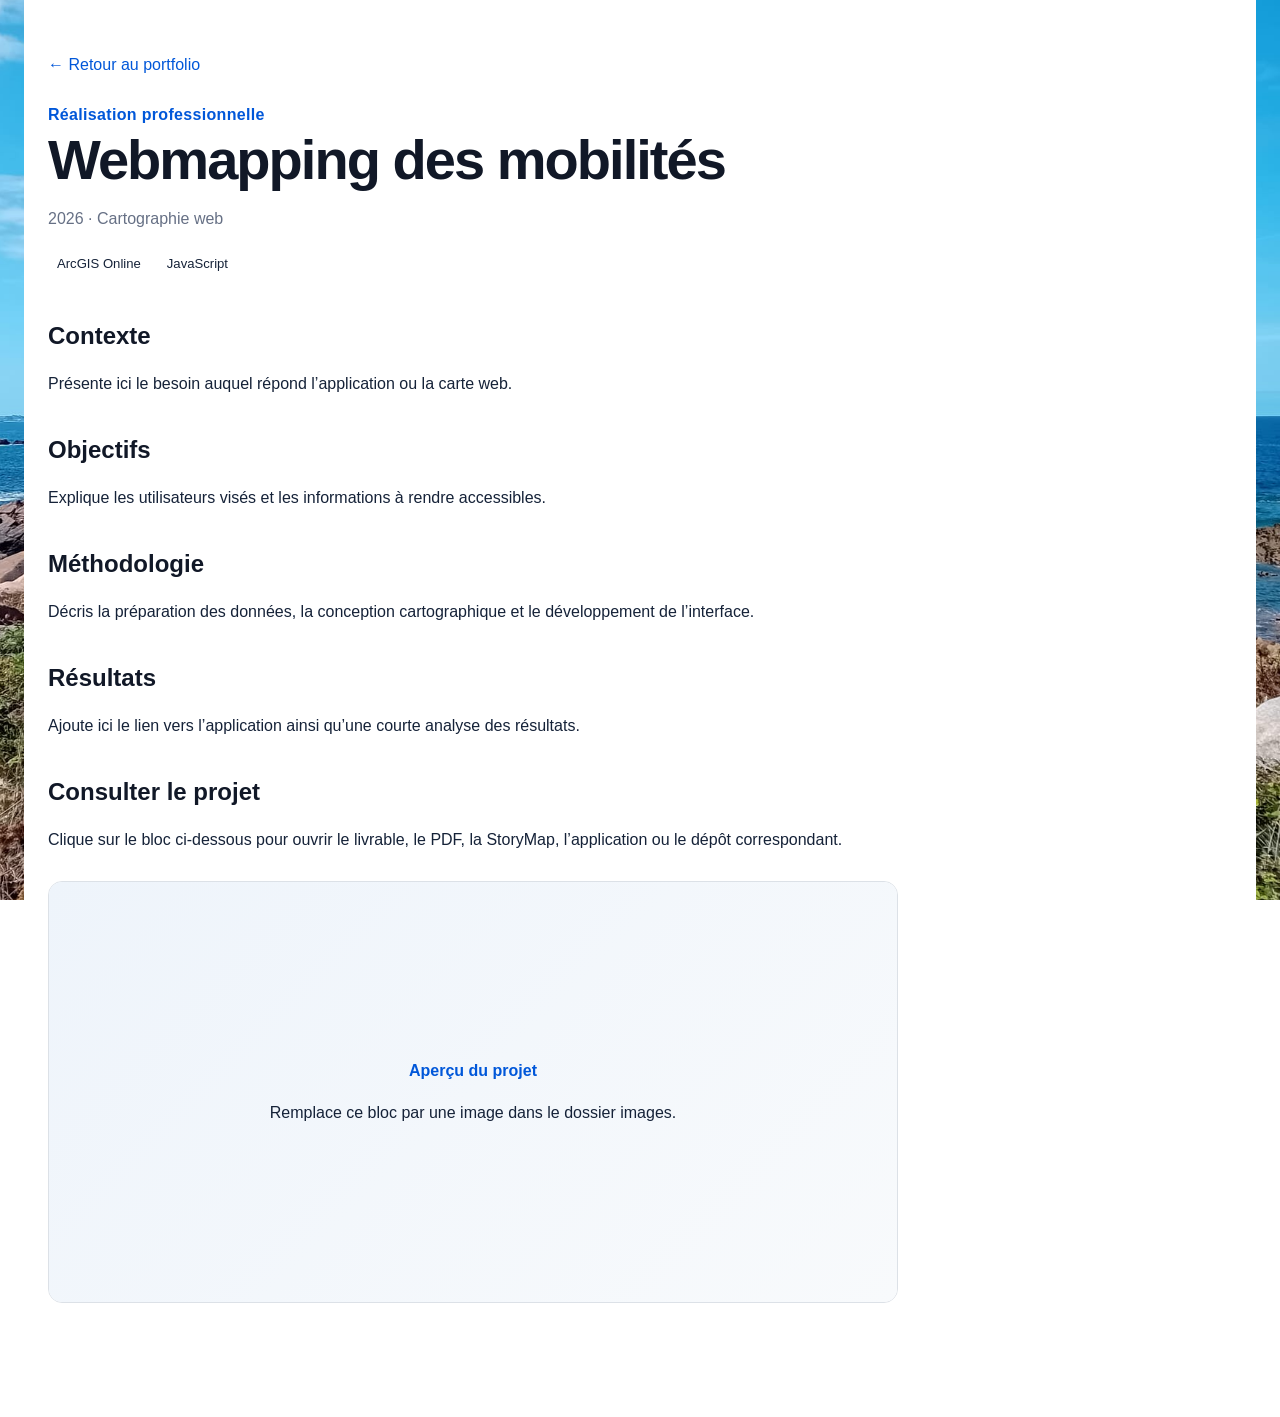
<file: projets/webmapping.html>
<!DOCTYPE html>
<html lang="fr">
<head>
  <meta charset="UTF-8">
  <meta name="viewport" content="width=device-width, initial-scale=1.0">
  <title>Webmapping des mobilités | Portfolio</title>
  <link rel="stylesheet" href="../style.css">
</head>
<body>
  <main class="container project-page">
    <a class="back-link" href="../index.html">← Retour au portfolio</a>

    <header class="project-hero">
      <p class="eyebrow">Réalisation professionnelle</p>
      <h1>Webmapping des mobilités</h1>
      <p class="project-meta">2026 · Cartographie web</p>

      <div class="tags">
        <span>ArcGIS Online</span>
        <span>JavaScript</span>
      </div>
    </header>

    <section class="content-block">
      <h2>Contexte</h2>
      <p>Présente ici le besoin auquel répond l’application ou la carte web.</p>
    </section>

    <section class="content-block">
      <h2>Objectifs</h2>
      <p>Explique les utilisateurs visés et les informations à rendre accessibles.</p>
    </section>

    <section class="content-block">
      <h2>Méthodologie</h2>
      <p>Décris la préparation des données, la conception cartographique et le développement de l’interface.</p>
    </section>

    <section class="content-block">
      <h2>Résultats</h2>
      <p>Ajoute ici le lien vers l’application ainsi qu’une courte analyse des résultats.</p>
    </section>

    <section class="content-block">
      <h2>Consulter le projet</h2>
      <p>
        Clique sur le bloc ci-dessous pour ouvrir le livrable, le PDF, la StoryMap, l’application ou le dépôt correspondant.
      </p>

      <a class="project-preview" href="#" target="_blank" rel="noopener">
        <div class="preview-placeholder">
          <div>
            <p class="preview-label">Aperçu du projet</p>
            <p>Remplace ce bloc par une image dans le dossier images.</p>
          </div>
        </div>
      </a>
    </section>
  </main>
</body>
</html>
</file>
<file: style.css>
* {
  box-sizing: border-box;
}

html {
  scroll-behavior: smooth;
}

body {
  margin: 0;
  font-family: Inter, "Segoe UI", Arial, sans-serif;
  color: #152238;
  background-image: url("images/shared-image-_3.png");
  background-size: cover;
  background-position: center;
  background-attachment: fixed;
  background-repeat: no-repeat;
  line-height: 1.6;
}

main.container {
  background: #ffffff;
  padding-left: 24px;
  padding-right: 24px;
}

a {
  color: inherit;
}

.container {
  width: min(1240px, calc(100% - 48px));
  margin: 0 auto;
}

.site-header {
  padding: 56px 0 34px;
  background: rgba(255, 255, 255, 0.35);
}

.site-header h1 {
  font-size: clamp(1.8rem, 4vw, 3rem);
}

.eyebrow {
  margin: 0 0 4px;
  color: #0057d9;
  font-weight: 700;
  letter-spacing: 0.02em;
}

h1 {
  margin: 0;
  font-size: clamp(2.2rem, 5vw, 4.2rem);
  line-height: 1.05;
  letter-spacing: -0.035em;
  color: #111827;
}

.intro {
  max-width: 760px;
  margin: 18px 0 26px;
  font-size: 1.08rem;
  color: #536174;
}

.filters {
  display: flex;
  flex-wrap: wrap;
  gap: 10px;
}

.pill {
  display: inline-flex;
  align-items: center;
  padding: 8px 14px;
  text-decoration: none;
  color: #445269;
  background: #f7f8fa;
  border: 1px solid #dce1e7;
  border-radius: 999px;
  transition: 0.2s ease;
}

.pill:hover {
  color: #0057d9;
  border-color: #9ebfe9;
  background: #f4f8ff;
}

.project-section {
  padding: 54px 0 10px;
}

.section-heading {
  margin-bottom: 20px;
}

.section-heading h2 {
  margin: 0 0 4px;
  font-size: 1.5rem;
  color: #111827;
}

.section-heading p {
  margin: 0;
  color: #667085;
}

.project-grid {
  display: grid;
  grid-template-columns: repeat(3, minmax(0, 1fr));
  gap: 18px;
}

.project-card {
  min-height: 270px;
  overflow: hidden;
  border: 1px solid #dce1e7;
  border-radius: 14px;
  background: #ffffff;
  box-shadow: 0 2px 5px rgba(17, 24, 39, 0.04);
  transition: transform 0.2s ease, box-shadow 0.2s ease, border-color 0.2s ease;
}

.project-card:hover {
  transform: translateY(-3px);
  border-color: #b9c8da;
  box-shadow: 0 10px 24px rgba(17, 24, 39, 0.08);
}

.card-link {
  min-height: 270px;
  display: flex;
  flex-direction: column;
  text-decoration: none;
}

.card-content {
  flex: 1;
  padding: 22px;
}

.project-type {
  margin: 0 0 8px;
  color: #7a8699;
  font-size: 0.86rem;
}

.project-card h3 {
  margin: 0 0 10px;
  color: #0057d9;
  font-size: 1.1rem;
}

.project-description {
  margin: 0 0 18px;
  color: #516075;
}

.tags {
  display: flex;
  flex-wrap: wrap;
  gap: 8px;
}

.tags span {
  padding: 5px 9px;
  border-radius: 999px;
  font-size: 0.82rem;
}

.card-footer {
  padding: 12px 22px;
  border-top: 1px solid #e5e7eb;
  color: #667085;
  font-style: italic;
  font-size: 0.9rem;
}

.project-page {
  padding: 52px 0 80px;
}

.back-link {
  display: inline-block;
  margin-bottom: 24px;
  color: #0057d9;
  text-decoration: none;
}

.project-hero {
  max-width: 850px;
  margin-bottom: 38px;
}

.project-hero h1 {
  margin-bottom: 16px;
  font-size: clamp(2rem, 5vw, 3.5rem);
}

.project-meta {
  color: #667085;
}

.content-block {
  max-width: 850px;
  margin: 34px 0;
}

.content-block h2 {
  margin-bottom: 8px;
  color: #111827;
}

.project-preview {
  display: block;
  max-width: 950px;
  margin-top: 28px;
  overflow: hidden;
  border: 1px solid #dce1e7;
  border-radius: 14px;
  text-decoration: none;
  background: #f8fafc;
}

.project-preview img {
  display: block;
  width: 100%;
  aspect-ratio: 16 / 9;
  object-fit: cover;
}

.preview-placeholder {
  min-height: 420px;
  display: grid;
  place-items: center;
  padding: 30px;
  text-align: center;
  background: linear-gradient(135deg, #eef4fb, #f8fafc);
}

.preview-label {
  color: #0057d9;
  font-weight: 700;
}

.site-footer {
  margin-top: 72px;
  padding: 50px 0;
  border-top: 1px solid rgba(220, 225, 231, 0.7);
  color: #5f6672;
  background: rgba(255, 255, 255, 0.50);
}

@media (max-width: 900px) {
  .project-grid {
    grid-template-columns: repeat(2, minmax(0, 1fr));
  }
}

@media (max-width: 620px) {
  .container {
    width: min(100% - 28px, 1180px);
  }

  .site-header {
    padding-top: 38px;
  }

  .project-grid {
    grid-template-columns: 1fr;
  }

  .project-card,
  .card-link {
    min-height: 0;
  }
}

.phone-frame {
  width: 430px;
  height: 860px;
  margin: 32px auto;
  border-radius: 28px;
  overflow: hidden;
  background: #ffffff;
  box-shadow: 0 12px 35px rgba(17, 24, 39, 0.12);
}

.phone-frame iframe {
  width: 100%;
  height: 100%;
  border: none;
  display: block;
}

.project-link {
  text-align: center;
  margin-top: 18px;
}

/* Développement / programmation */
.tags span.dev {
  background-color: #f3f0ff;
  color: #5b3f91;
  border: 1px solid #ddd3f2;
}

/* Bases de données */
.tags span.database {
  background-color: #eef6ff;
  color: #1d4f91;
  border: 1px solid #cfe0f5;
}

/* SIG / cartographie */
.tags span.gis {
  background-color: #edf8f1;
  color: #2f6b49;
  border: 1px solid #cfe7d7;
}

/* Enquêtes / analyse */
.tags span.analysis {
  background-color: #fff5e8;
  color: #8a5a1f;
  border: 1px solid #f0dcc0;
}

.tags span.neutral {
  background-color: #f4f5f7 !important;
  color: #5f6672 !important;
  border: 1px solid #c9ced6 !important;
}

.youtube-video {
  position: relative;
  width: 100%;
  max-width: 850px;
  padding-bottom: 56.25%;
  height: 0;
  overflow: hidden;
  border-radius: 14px;
  margin-top: 24px;
}

.youtube-video iframe {
  position: absolute;
  inset: 0;
  width: 100%;
  height: 100%;
  border: 0;
}

.download-button {
  display: inline-block;
  padding: 8px 12px;
  color: #0057d9;
  background: #ffffff;
  border: 1px solid #dce1e7;
  border-radius: 8px;
  text-decoration: none;
  font-size: 0.95rem;
}

.email-row {
  display: flex;
  align-items: center;
  gap: 8px;
  flex-wrap: wrap;
}

.email-label {
  color: #445269;
}

.email-link {
  color: #0057d9;
  text-decoration: none;
  font-weight: 500;
}

.email-link:hover {
  text-decoration: underline;
}

.copy-email {
  padding: 4px 8px;
  color: #667085;
  background: #f7f8fa;
  border: none;
  border-radius: 6px;
  cursor: pointer;
  font-size: 0.82rem;
}

.copy-email:hover {
  color: #0057d9;
  background: #eef4fb;
}

.copy-email.copied {
  color: #2f6b49;
  background: #edf8f1;
}

.text-link {
  color: #0057d9;
  text-decoration: none;
  font-weight: 500;
}

.text-link:hover {
  text-decoration: underline;
}

.site-footer p {
  color: #111827;
  font-weight: 700;
}
</file>
